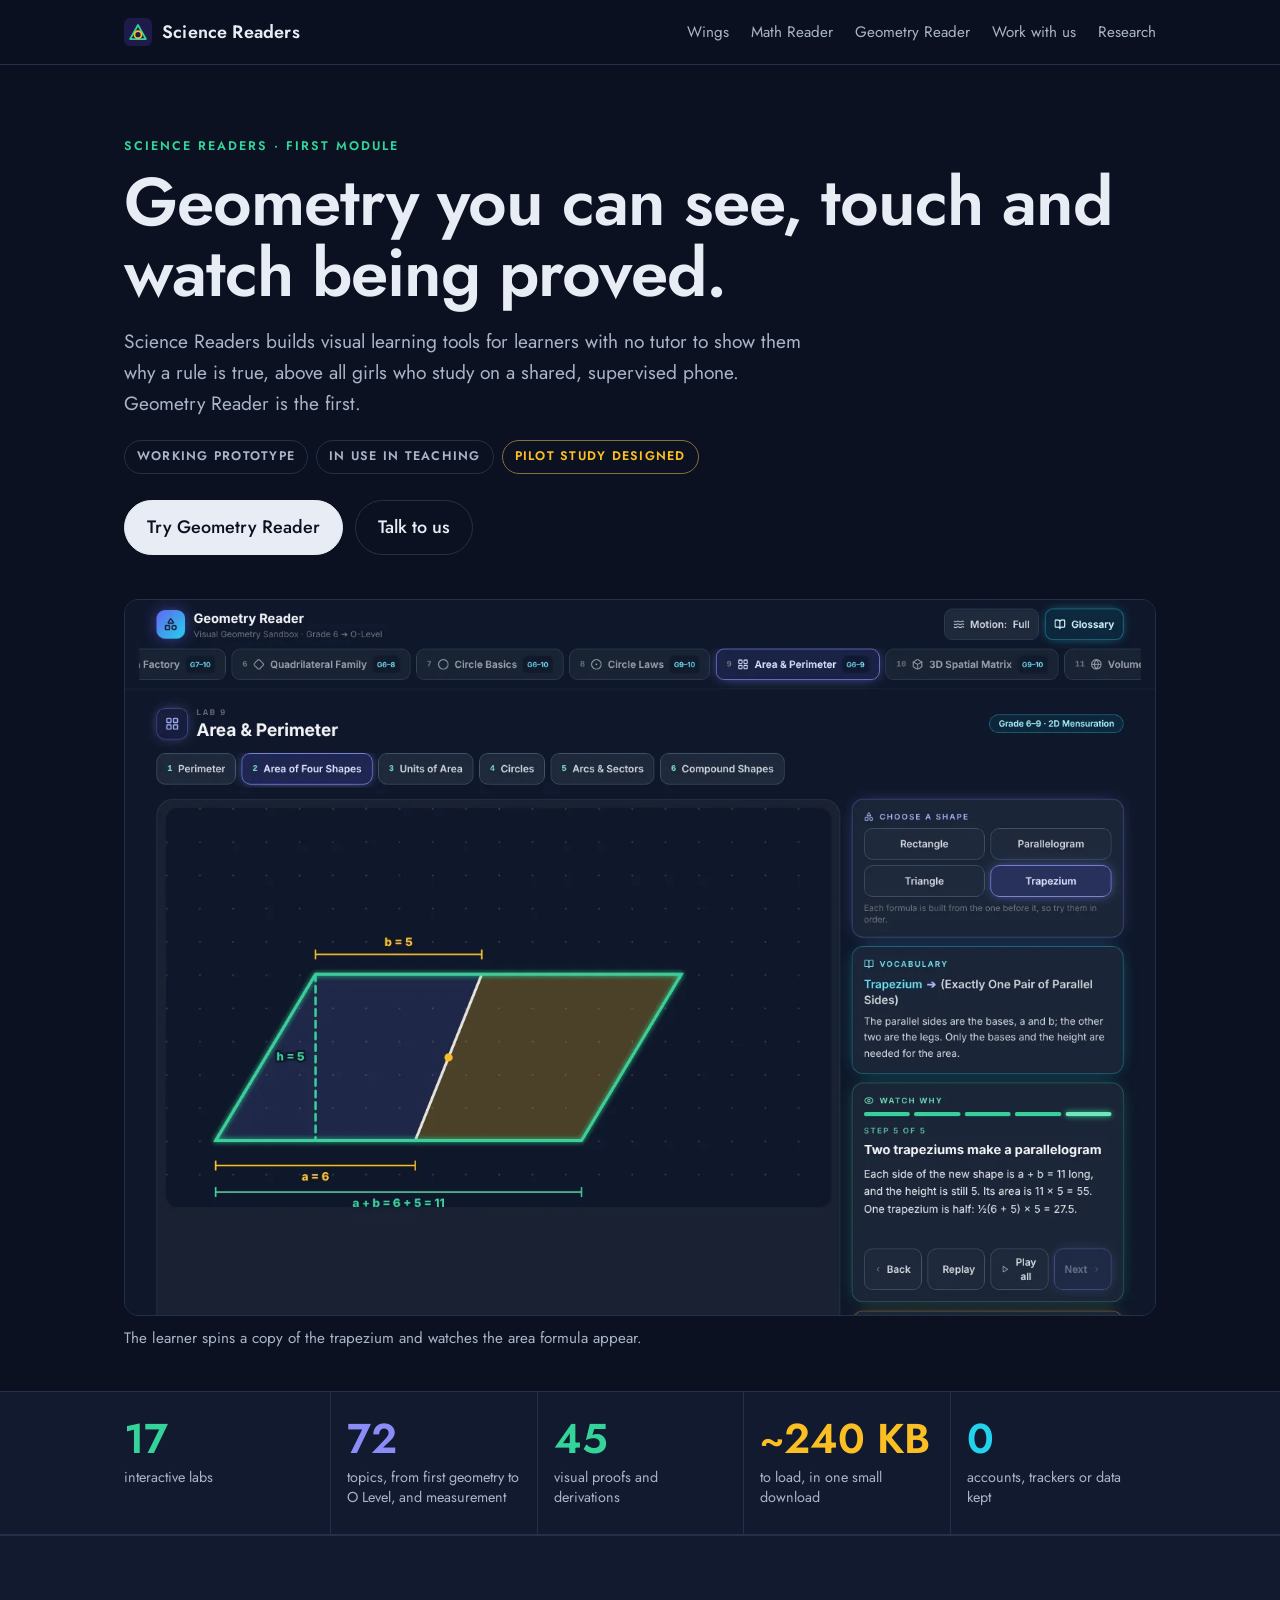
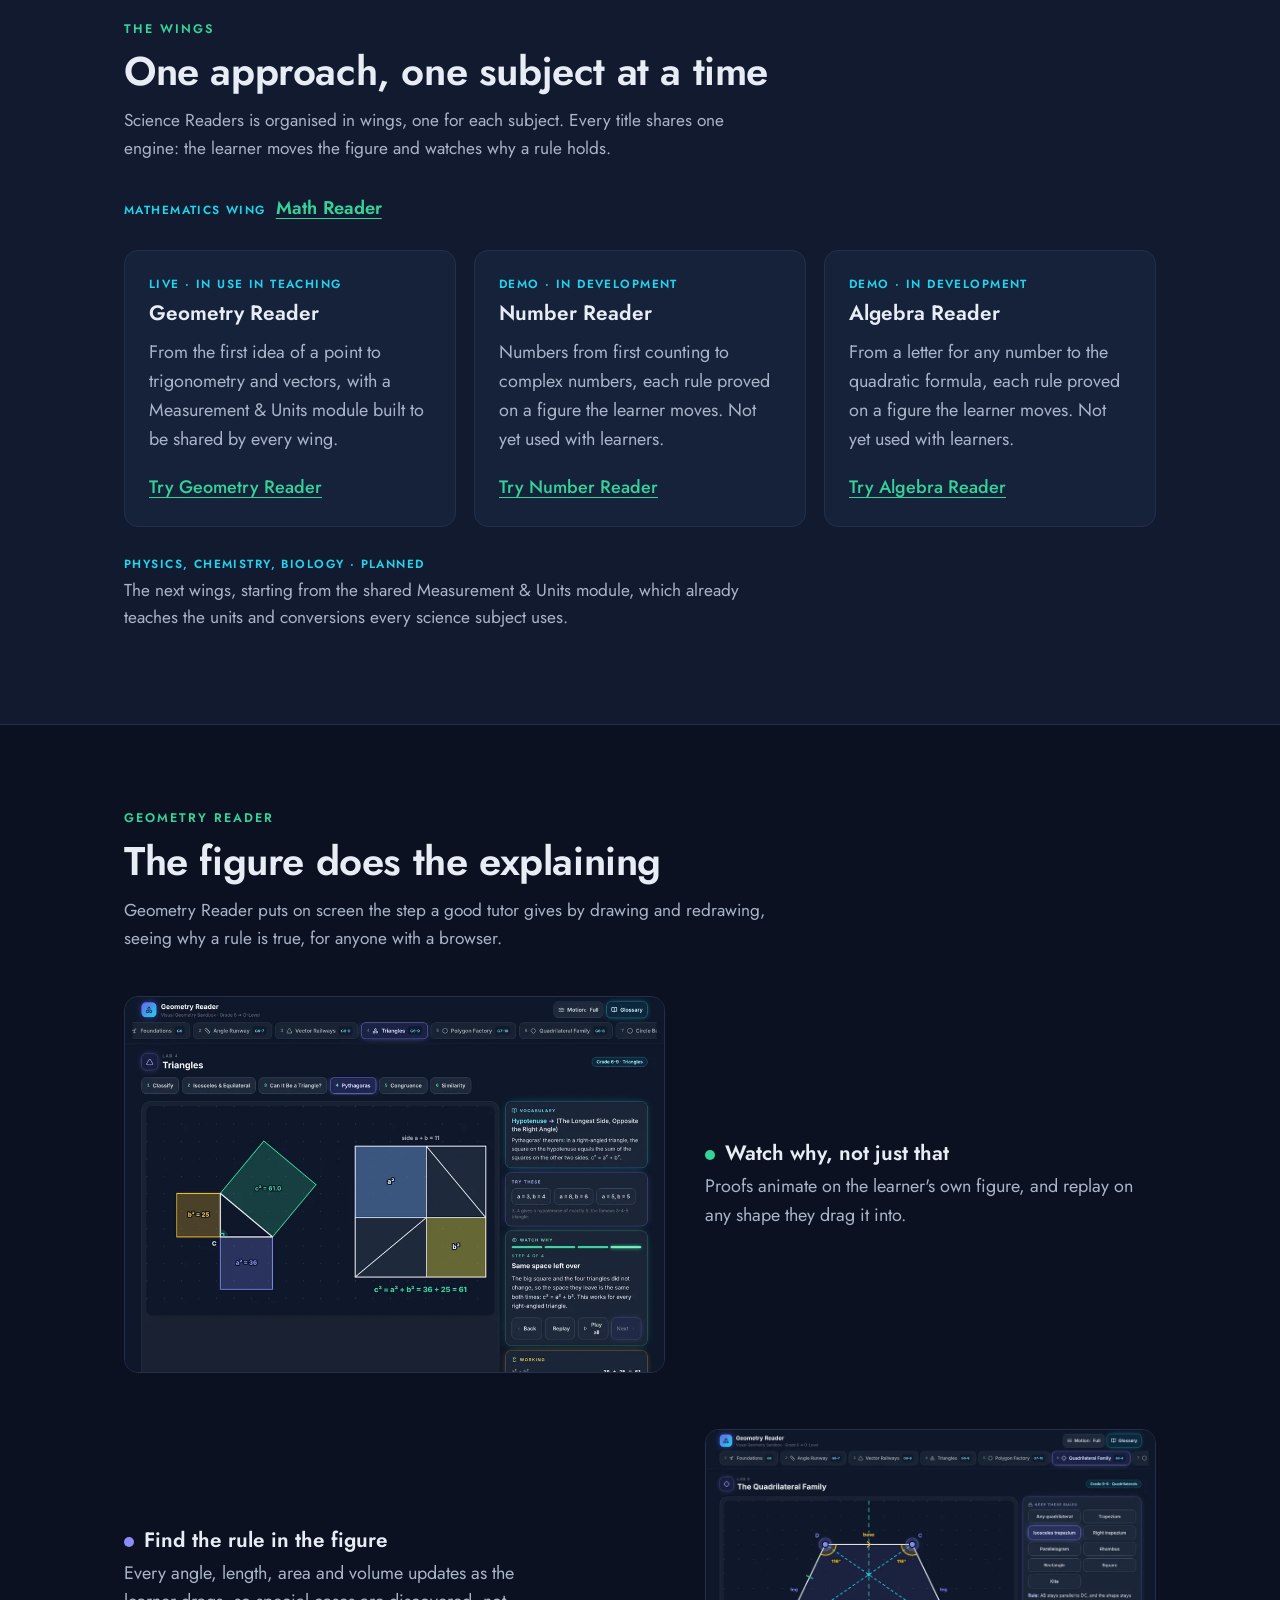
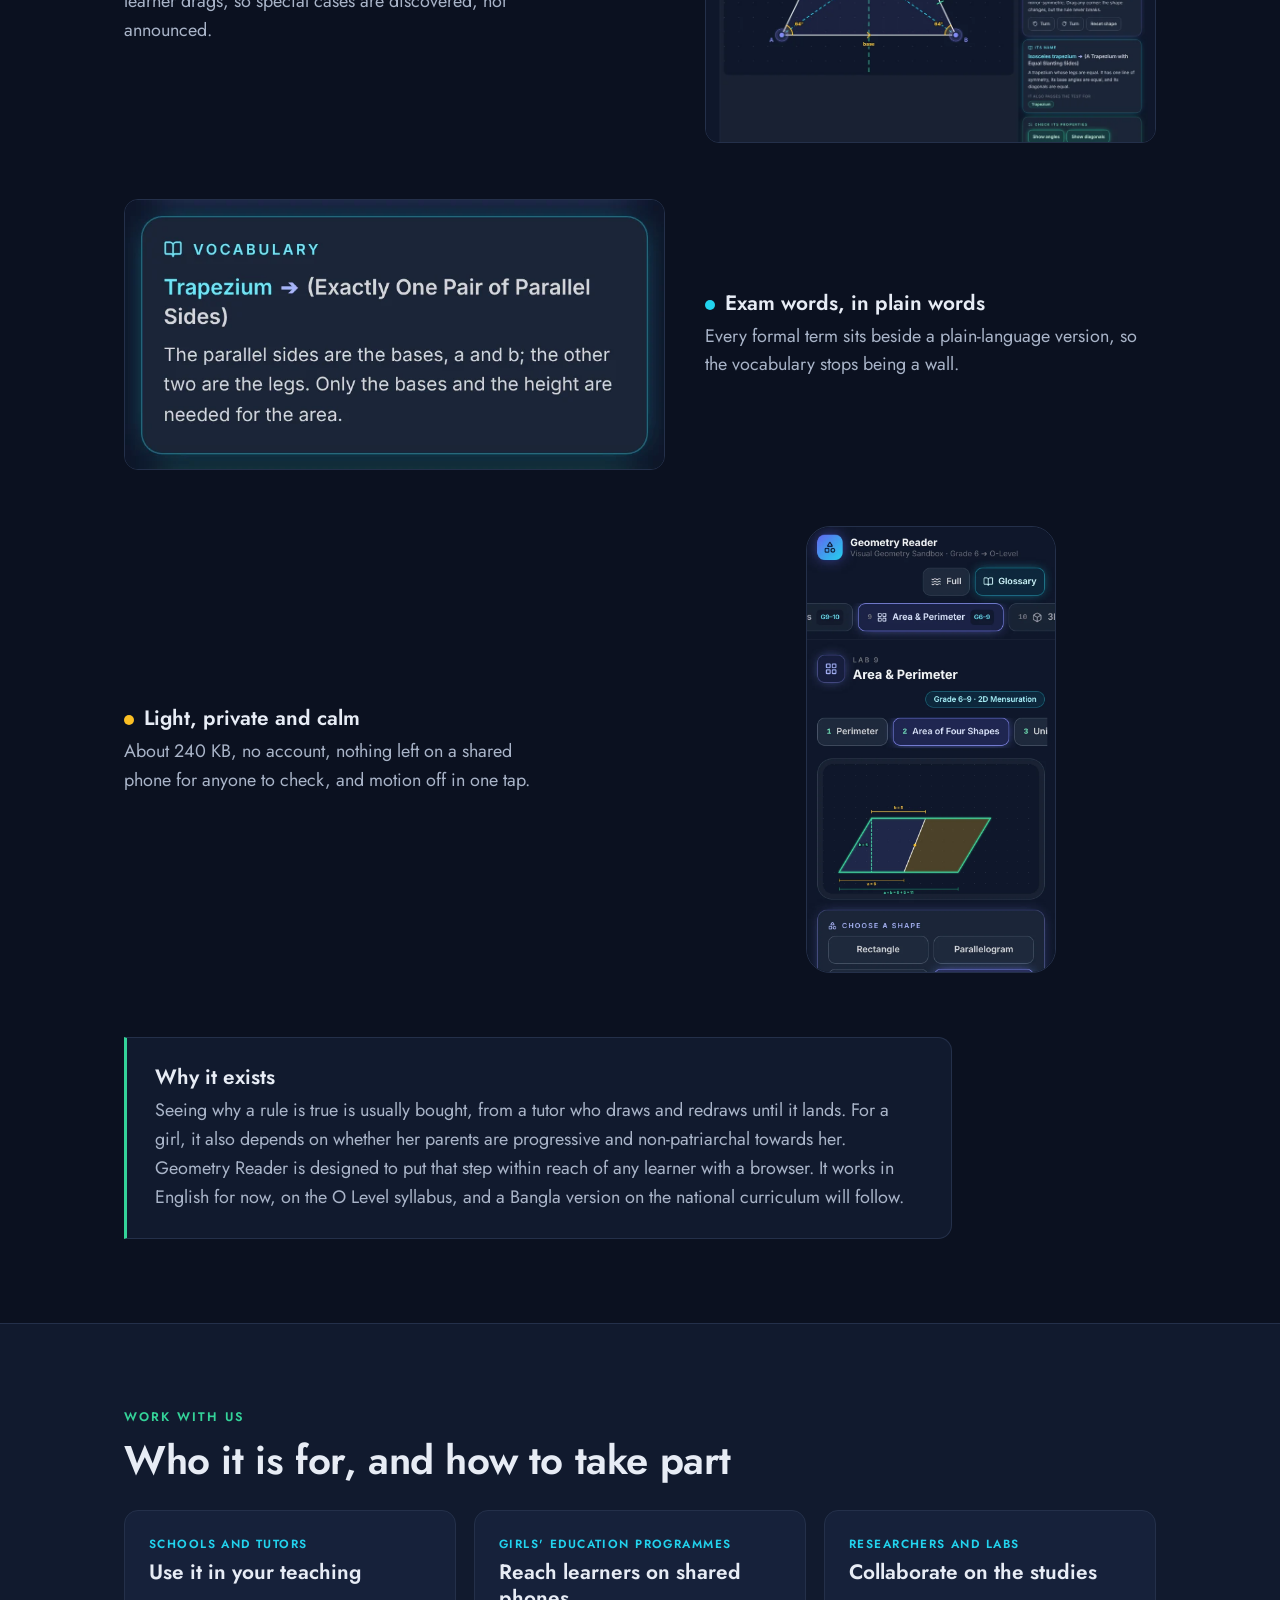
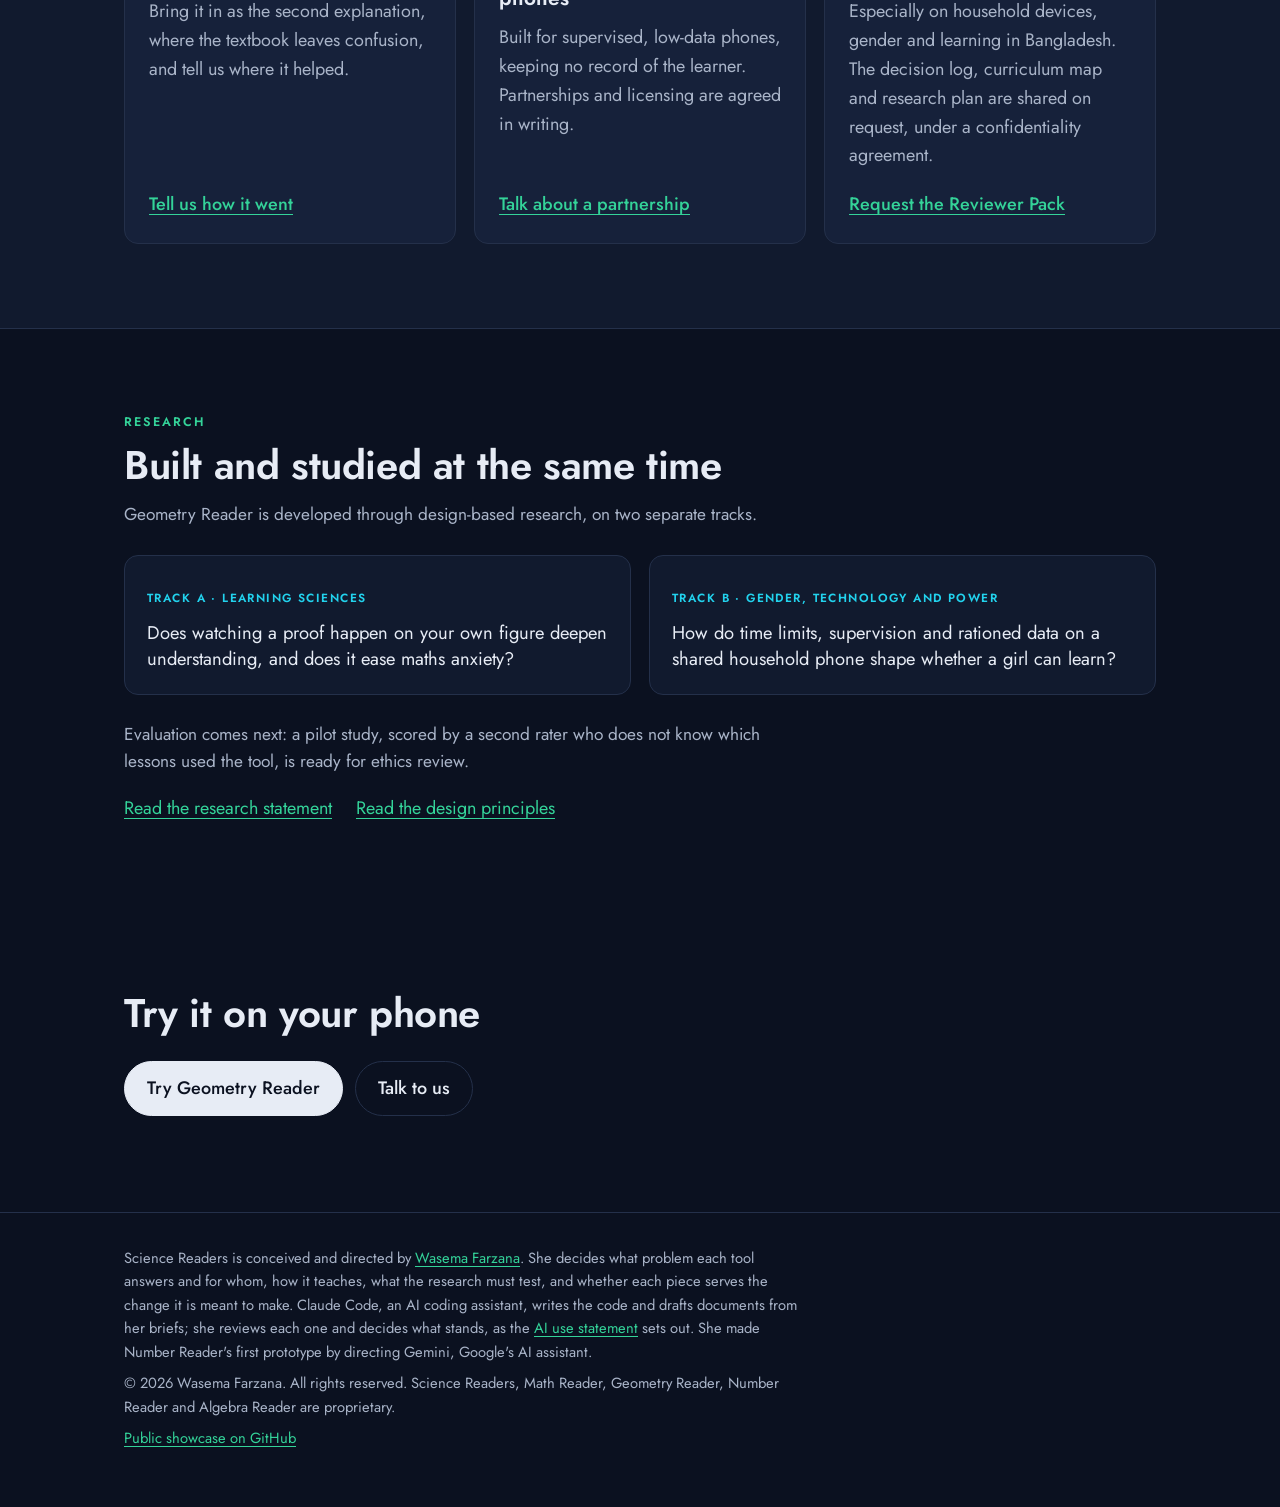
<file: index.html>
<!doctype html>
<html lang="en">
<head>
  <meta charset="utf-8">
  <meta name="viewport" content="width=device-width, initial-scale=1">
  <meta http-equiv="Content-Security-Policy" content="default-src 'self'; img-src 'self'; style-src 'self'; font-src 'self'; script-src 'none'; base-uri 'none'; form-action 'none'">
  <meta name="referrer" content="strict-origin-when-cross-origin">
  <title>Science Readers · Geometry Reader</title>
  <meta name="description" content="Science Readers builds visual learning tools for learners with no tutor to show them why, designed for shared, low-data phones. Its first module, Geometry Reader, has 17 labs, 72 topics and 45 visual proofs, with no account and no tracking.">
  <link rel="canonical" href="https://sciencereaders.github.io/">
  <meta property="og:type" content="website">
  <meta property="og:site_name" content="Science Readers">
  <meta property="og:title" content="Geometry Reader: geometry you can see, touch and watch being proved">
  <meta property="og:description" content="Visual geometry for learners with no tutor to show them why, built for shared, low-data phones. 17 labs, 72 topics, 45 visual proofs.">
  <meta property="og:url" content="https://sciencereaders.github.io/">
  <meta property="og:image" content="https://sciencereaders.github.io/images/og.png">
  <meta property="og:image:width" content="1200">
  <meta property="og:image:height" content="627">
  <meta name="twitter:card" content="summary_large_image">
  <link rel="icon" href="favicon.svg" type="image/svg+xml">
  <link rel="preload" href="fonts/jost-latin-wght-normal.woff2" as="font" type="font/woff2" crossorigin>
  <link rel="stylesheet" href="styles.css">
</head>
<body>
  <a class="skip" href="#main">Skip to content</a>

  <header class="bar">
    <div class="wrap bar-in">
      <a class="brand" href="./" aria-label="Science Readers home">
        <img src="favicon.svg" alt="" width="28" height="28">
        <span>Science Readers</span>
      </a>
      <nav aria-label="On this page">
        <a href="#wings">Wings</a>
        <a href="math/">Math Reader</a>
        <a href="#geometry-reader">Geometry Reader</a>
        <a href="#work-with-us">Work with us</a>
        <a href="#research">Research</a>
      </nav>
    </div>
  </header>

  <main id="main">
    <section class="hero">
      <div class="wrap">
        <p class="kicker">Science Readers · first module</p>
        <h1>Geometry you can see, touch and watch being proved.</h1>
        <p class="lede">Science Readers builds visual learning tools for learners with no tutor to show them why a rule is true, above all girls who study on a shared, supervised phone. Geometry Reader is the first.</p>
        <ul class="chips" aria-label="Status">
          <li>Working prototype</li>
          <li>In use in teaching</li>
          <li>Pilot study designed</li>
        </ul>
        <p class="actions">
          <a class="btn btn-main" href="https://sciencereaders.github.io/geometryreader/">Try Geometry Reader</a>
          <a class="btn" href="mailto:connect.wf@proton.me?subject=Science%20Readers">Talk to us</a>
        </p>
        <figure class="hero-fig">
          <img src="images/trapezium.webp" width="1440" height="1000" alt="A trapezium and its spun copy make a parallelogram, showing why the area is half of (a + b) times h">
          <figcaption>The learner spins a copy of the trapezium and watches the area formula appear.</figcaption>
        </figure>
      </div>
    </section>

    <section class="stats-band" aria-label="Geometry Reader in numbers">
      <div class="wrap">
        <ul class="stats">
          <li><b class="c-mint">17</b><span>interactive labs</span></li>
          <li><b class="c-indigo">72</b><span>topics, from first geometry to O Level, and measurement</span></li>
          <li><b class="c-mint">45</b><span>visual proofs and derivations</span></li>
          <li><b class="c-amber">~240 KB</b><span>to load, in one small download</span></li>
          <li><b class="c-cyan">0</b><span>accounts, trackers or data kept</span></li>
        </ul>
      </div>
    </section>

    <section id="wings" class="sec sec-alt">
    <div class="wrap">
      <p class="kicker">The wings</p>
      <h2>One approach, one subject at a time</h2>
      <p class="intro">Science Readers is organised in wings, one for each subject. Every title shares one engine: the learner moves the figure and watches why a rule holds.</p>
      <p class="wing-title"><span class="card-k">Mathematics wing</span><a href="math/">Math Reader</a></p>
      <ul class="cards">
        <li>
          <p class="card-k">Live · in use in teaching</p>
          <h3>Geometry Reader</h3>
          <p>From the first idea of a point to trigonometry and vectors, with a Measurement &amp; Units module built to be shared by every wing.</p>
          <a href="https://sciencereaders.github.io/geometryreader/">Try Geometry Reader</a>
        </li>
        <li>
          <p class="card-k">Demo · in development</p>
          <h3>Number Reader</h3>
          <p>Numbers from first counting to complex numbers, each rule proved on a figure the learner moves. Not yet used with learners.</p>
          <a href="math/number/">Try Number Reader</a>
        </li>
        <li>
          <p class="card-k">Demo · in development</p>
          <h3>Algebra Reader</h3>
          <p>From a letter for any number to the quadratic formula, each rule proved on a figure the learner moves. Not yet used with learners.</p>
          <a href="math/algebra/">Try Algebra Reader</a>
        </li>
      </ul>
      <p class="intro wing-next"><span class="card-k">Physics, Chemistry, Biology · planned</span><br>The next wings, starting from the shared Measurement &amp; Units module, which already teaches the units and conversions every science subject uses.</p>
    </div>
  </section>

  <section id="geometry-reader" class="sec">
      <div class="wrap">
        <p class="kicker">Geometry Reader</p>
        <h2>The figure does the explaining</h2>
        <p class="intro">Geometry Reader puts on screen the step a good tutor gives by drawing and redrawing, seeing why a rule is true, for anyone with a browser.</p>
        <ul class="rows">
          <li>
            <img src="images/pythagoras.webp" width="960" height="667" alt="Pythagoras' theorem proved by rearranging four triangles" loading="lazy">
            <div><h3><span class="dot c-mint" aria-hidden="true"></span>Watch why, not just that</h3><p>Proofs animate on the learner's own figure, and replay on any shape they drag it into.</p></div>
          </li>
          <li>
            <img src="images/quadrilaterals.webp" width="960" height="667" alt="An isosceles trapezium with its bases, legs, equal diagonals and line of symmetry marked, keeping its rules as it is stretched" loading="lazy">
            <div><h3><span class="dot c-indigo" aria-hidden="true"></span>Find the rule in the figure</h3><p>Every angle, length, area and volume updates as the learner drags, so special cases are discovered, not announced.</p></div>
          </li>
          <li>
            <img src="images/vocabulary.webp" width="808" height="404" alt="A vocabulary card: Trapezium, exactly one pair of parallel sides, with a plain explanation of bases and legs" loading="lazy">
            <div><h3><span class="dot c-cyan" aria-hidden="true"></span>Exam words, in plain words</h3><p>Every formal term sits beside a plain-language version, so the vocabulary stops being a wall.</p></div>
          </li>
          <li class="row-phone">
            <img src="images/phone.webp" width="780" height="1400" alt="Geometry Reader on a phone screen" loading="lazy">
            <div><h3><span class="dot c-amber" aria-hidden="true"></span>Light, private and calm</h3><p>About 240 KB, no account, nothing left on a shared phone for anyone to check, and motion off in one tap.</p></div>
          </li>
        </ul>
        <div class="why">
          <h3>Why it exists</h3>
          <p>Seeing why a rule is true is usually bought, from a tutor who draws and redraws until it lands. For a girl, it also depends on whether her parents are progressive and non-patriarchal towards her. Geometry Reader is designed to put that step within reach of any learner with a browser. It works in English for now, on the O Level syllabus, and a Bangla version on the national curriculum will follow.</p>
        </div>
      </div>
    </section>

    <section id="work-with-us" class="sec sec-alt">
      <div class="wrap">
        <p class="kicker">Work with us</p>
        <h2>Who it is for, and how to take part</h2>
        <ul class="cards">
          <li>
            <p class="card-k">Schools and tutors</p>
            <h3>Use it in your teaching</h3>
            <p>Bring it in as the second explanation, where the textbook leaves confusion, and tell us where it helped.</p>
            <a href="mailto:connect.wf@proton.me?subject=Geometry%20Reader%20in%20teaching">Tell us how it went</a>
          </li>
          <li>
            <p class="card-k">Girls' education programmes</p>
            <h3>Reach learners on shared phones</h3>
            <p>Built for supervised, low-data phones, keeping no record of the learner. Partnerships and licensing are agreed in writing.</p>
            <a href="mailto:connect.wf@proton.me?subject=Geometry%20Reader%20partnership">Talk about a partnership</a>
          </li>
          <li>
            <p class="card-k">Researchers and labs</p>
            <h3>Collaborate on the studies</h3>
            <p>Especially on household devices, gender and learning in Bangladesh. The decision log, curriculum map and research plan are shared on request, under a confidentiality agreement.</p>
            <a href="mailto:connect.wf@proton.me?subject=Geometry%20Reader%3A%20Reviewer%20Pack">Request the Reviewer Pack</a>
          </li>
        </ul>
      </div>
    </section>

    <section id="research" class="sec">
      <div class="wrap">
        <p class="kicker">Research</p>
        <h2>Built and studied at the same time</h2>
        <p class="intro">Geometry Reader is developed through design-based research, on two separate tracks.</p>
        <div class="tracks">
          <div><p class="card-k">Track A · learning sciences</p><p class="q">Does watching a proof happen on your own figure deepen understanding, and does it ease maths anxiety?</p></div>
          <div><p class="card-k">Track B · gender, technology and power</p><p class="q">How do time limits, supervision and rationed data on a shared household phone shape whether a girl can learn?</p></div>
        </div>
        <p class="intro">Evaluation comes next: a pilot study, scored by a second rater who does not know which lessons used the tool, is ready for ethics review.</p>
        <p class="links"><a href="https://github.com/sciencereaders/geometryreader/blob/main/RESEARCH.md">Read the research statement</a><a href="https://github.com/sciencereaders/geometryreader/blob/main/DECISIONS.md">Read the design principles</a></p>
      </div>
    </section>

    <section class="sec end">
      <div class="wrap">
        <h2>Try it on your phone</h2>
        <p class="actions">
          <a class="btn btn-main" href="https://sciencereaders.github.io/geometryreader/">Try Geometry Reader</a>
          <a class="btn" href="mailto:connect.wf@proton.me?subject=Science%20Readers">Talk to us</a>
        </p>
      </div>
    </section>
  </main>

  <footer class="foot">
    <div class="wrap foot-in">
      <p>Science Readers is conceived and directed by <a href="https://wasemafarzana.com/">Wasema Farzana</a>. She decides what problem each tool answers and for whom, how it teaches, what the research must test, and whether each piece serves the change it is meant to make. Claude Code, an AI coding assistant, writes the code and drafts documents from her briefs; she reviews each one and decides what stands, as the <a href="https://github.com/sciencereaders/geometryreader/blob/main/AI_USE.md">AI use statement</a> sets out. She made Number Reader's first prototype by directing Gemini, Google's AI assistant.</p>
      <p>© 2026 Wasema Farzana. All rights reserved. Science Readers, Math Reader, Geometry Reader, Number Reader and Algebra Reader are proprietary.</p>
      <p><a href="https://github.com/sciencereaders/geometryreader">Public showcase on GitHub</a></p>
    </div>
  </footer>
</body>
</html>
</file>
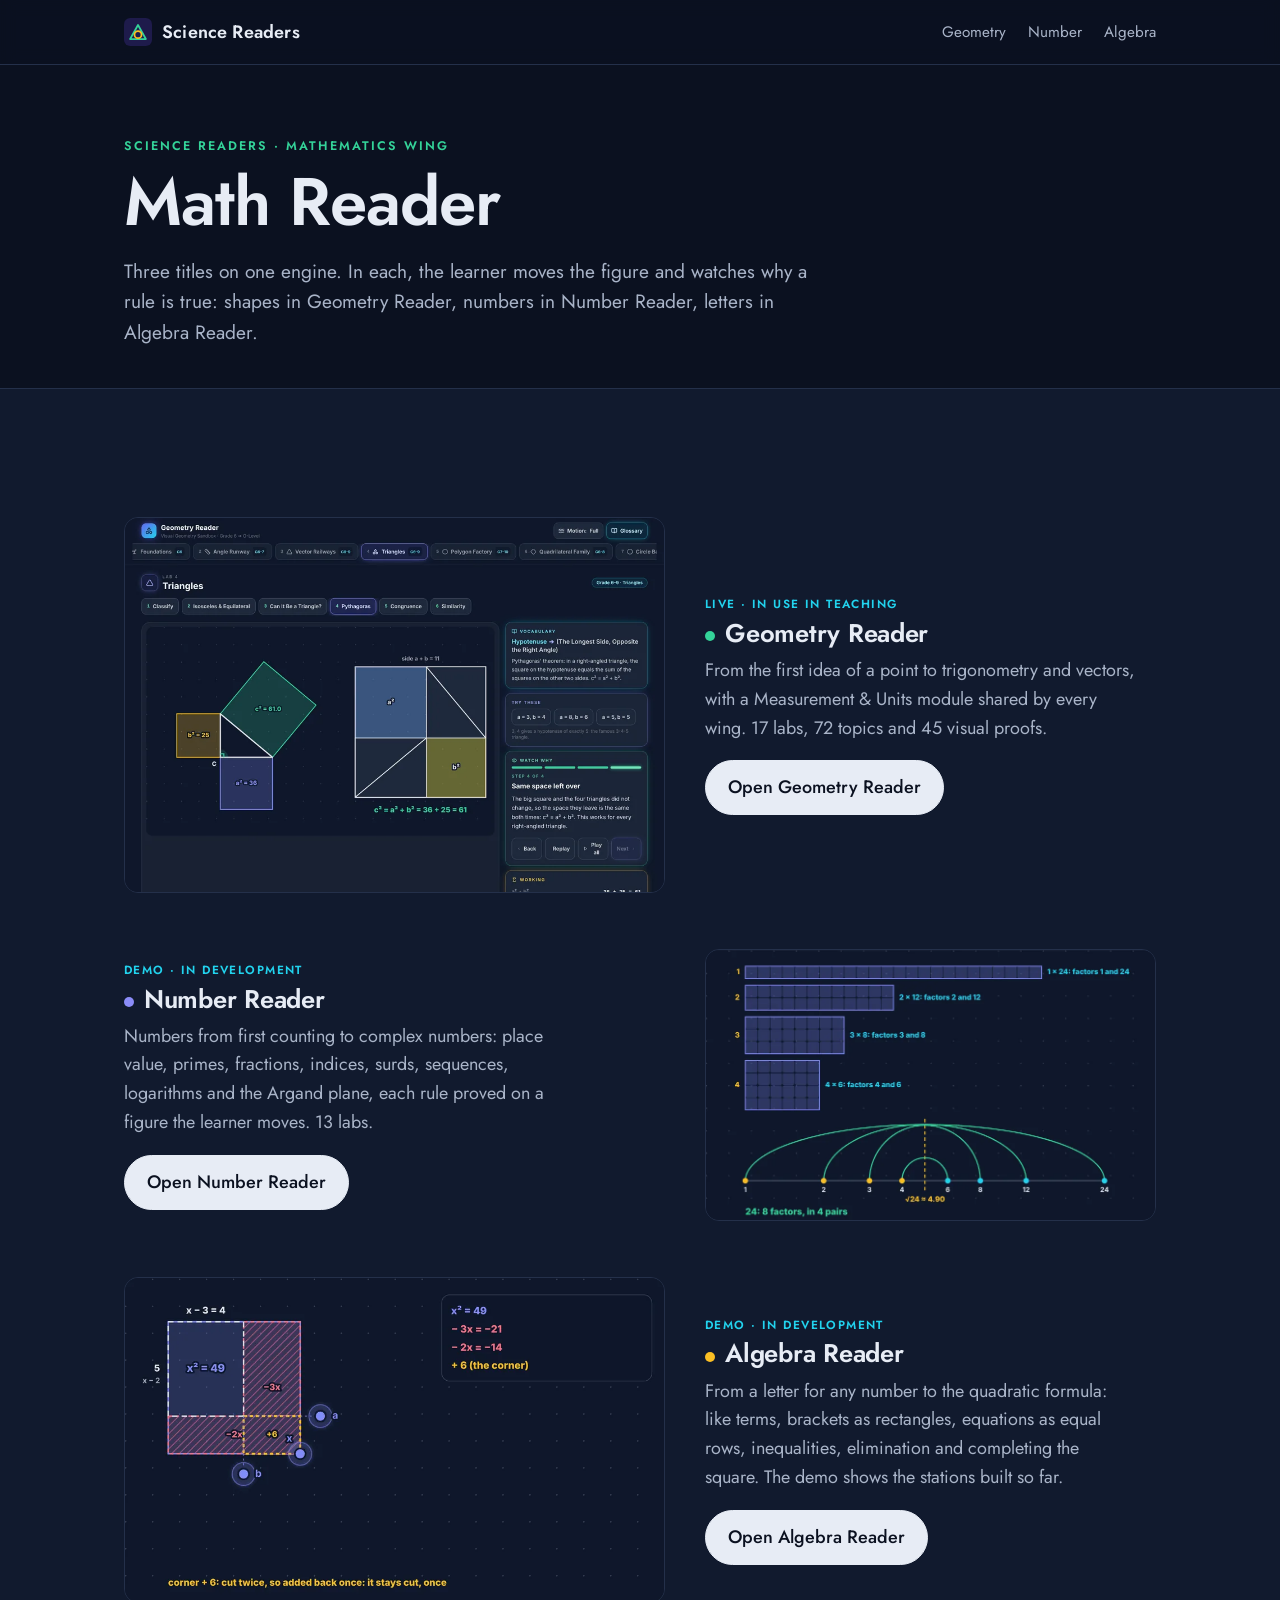
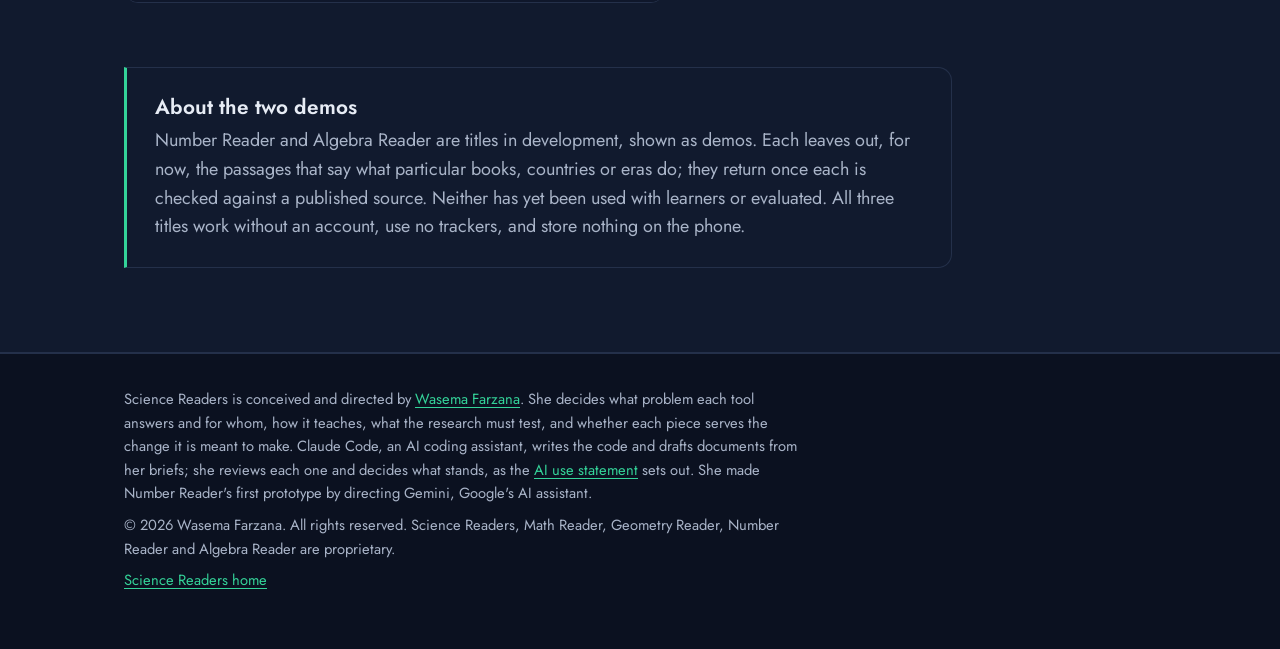
<file: math/index.html>
<!doctype html>
<html lang="en">
<head>
  <meta charset="utf-8">
  <meta name="viewport" content="width=device-width, initial-scale=1">
  <meta http-equiv="Content-Security-Policy" content="default-src 'self'; img-src 'self'; style-src 'self'; font-src 'self'; script-src 'none'; base-uri 'none'; form-action 'none'">
  <meta name="referrer" content="strict-origin-when-cross-origin">
  <title>Math Reader · Science Readers</title>
  <meta name="description" content="Math Reader, the Mathematics wing of Science Readers: Geometry Reader, Number Reader and Algebra Reader, where the learner moves the figure and watches why a rule is true.">
  <link rel="canonical" href="https://sciencereaders.github.io/math/">
  <link rel="icon" href="../favicon.svg" type="image/svg+xml">
  <link rel="preload" href="../fonts/jost-latin-wght-normal.woff2" as="font" type="font/woff2" crossorigin>
  <link rel="stylesheet" href="../styles.css">
</head>
<body>
  <a class="skip" href="#main">Skip to content</a>

  <header class="bar">
    <div class="wrap bar-in">
      <a class="brand" href="../" aria-label="Science Readers home">
        <img src="../favicon.svg" alt="" width="28" height="28">
        <span>Science Readers</span>
      </a>
      <nav aria-label="Math Reader titles">
        <a href="#geometry">Geometry</a>
        <a href="#number">Number</a>
        <a href="#algebra">Algebra</a>
      </nav>
    </div>
  </header>

  <main id="main">
    <section class="hero">
      <div class="wrap">
        <p class="kicker">Science Readers · Mathematics wing</p>
        <h1>Math Reader</h1>
        <p class="lede">Three titles on one engine. In each, the learner moves the figure and watches why a rule is true: shapes in Geometry Reader, numbers in Number Reader, letters in Algebra Reader.</p>
      </div>
    </section>

    <section class="sec sec-alt">
      <div class="wrap">
        <ul class="rows">
          <li id="geometry">
            <img src="../images/pythagoras.webp" width="960" height="667" alt="Pythagoras' theorem proved by rearranging four triangles" loading="lazy">
            <div>
              <p class="card-k">Live · in use in teaching</p>
              <h2 class="row-h"><span class="dot c-mint" aria-hidden="true"></span>Geometry Reader</h2>
              <p>From the first idea of a point to trigonometry and vectors, with a Measurement &amp; Units module shared by every wing. 17 labs, 72 topics and 45 visual proofs.</p>
              <p class="actions"><a class="btn btn-main" href="https://sciencereaders.github.io/geometryreader/">Open Geometry Reader</a></p>
            </div>
          </li>
          <li id="number">
            <img src="../images/number-factors.webp" width="930" height="559" alt="The factors of 24 as rectangles, then paired as mirror images across the square root of 24 on a multiplication ruler" loading="lazy">
            <div>
              <p class="card-k">Demo · in development</p>
              <h2 class="row-h"><span class="dot c-indigo" aria-hidden="true"></span>Number Reader</h2>
              <p>Numbers from first counting to complex numbers: place value, primes, fractions, indices, surds, sequences, logarithms and the Argand plane, each rule proved on a figure the learner moves. 13 labs.</p>
              <p class="actions"><a class="btn btn-main" href="number/">Open Number Reader</a></p>
            </div>
          </li>
          <li id="algebra">
            <img src="../images/algebra-brackets.webp" width="960" height="577" alt="(x − 2)(x − 3) as a rectangle: both strips are cut away, so the corner is cut twice and added back once" loading="lazy">
            <div>
              <p class="card-k">Demo · in development</p>
              <h2 class="row-h"><span class="dot c-amber" aria-hidden="true"></span>Algebra Reader</h2>
              <p>From a letter for any number to the quadratic formula: like terms, brackets as rectangles, equations as equal rows, inequalities, elimination and completing the square. The demo shows the stations built so far.</p>
              <p class="actions"><a class="btn btn-main" href="algebra/">Open Algebra Reader</a></p>
            </div>
          </li>
        </ul>
        <div class="why">
          <h3>About the two demos</h3>
          <p>Number Reader and Algebra Reader are titles in development, shown as demos. Each leaves out, for now, the passages that say what particular books, countries or eras do; they return once each is checked against a published source. Neither has yet been used with learners or evaluated. All three titles work without an account, use no trackers, and store nothing on the phone.</p>
        </div>
      </div>
    </section>
  </main>

  <footer class="foot">
    <div class="wrap foot-in">
      <p>Science Readers is conceived and directed by <a href="https://wasemafarzana.com/">Wasema Farzana</a>. She decides what problem each tool answers and for whom, how it teaches, what the research must test, and whether each piece serves the change it is meant to make. Claude Code, an AI coding assistant, writes the code and drafts documents from her briefs; she reviews each one and decides what stands, as the <a href="https://github.com/sciencereaders/geometryreader/blob/main/AI_USE.md">AI use statement</a> sets out. She made Number Reader's first prototype by directing Gemini, Google's AI assistant.</p>
      <p>© 2026 Wasema Farzana. All rights reserved. Science Readers, Math Reader, Geometry Reader, Number Reader and Algebra Reader are proprietary.</p>
      <p><a href="../">Science Readers home</a></p>
    </div>
  </footer>
</body>
</html>
</file>
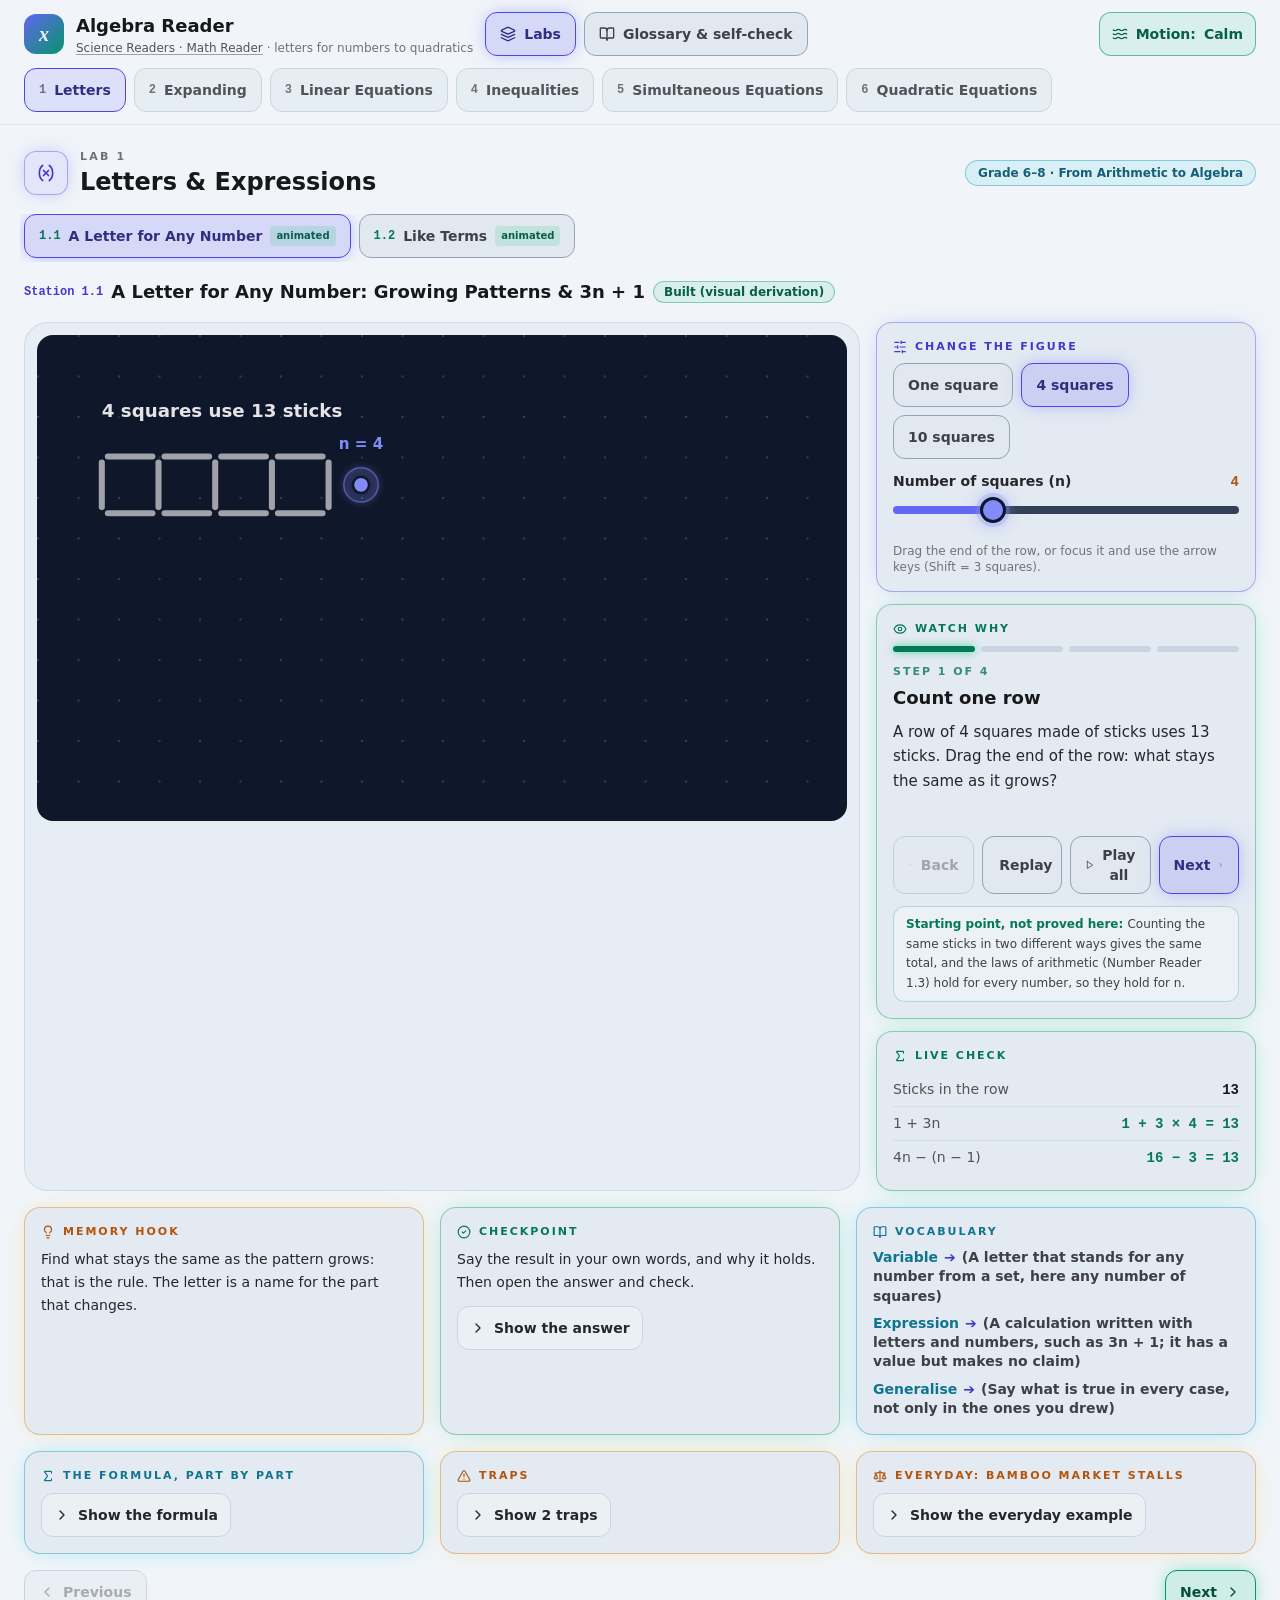
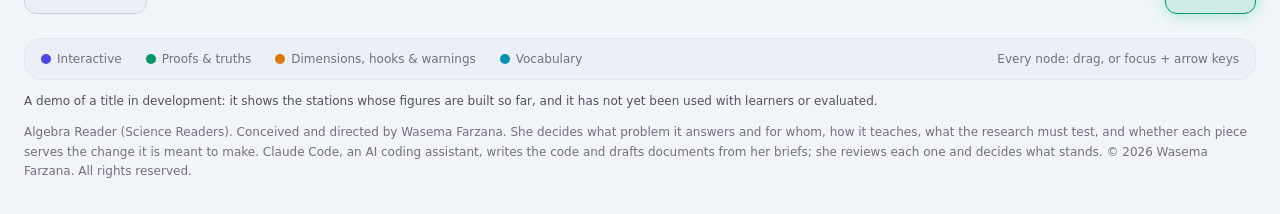
<file: math/algebra/index.html>
<!doctype html>
<html lang="en">
  <head>
    <meta charset="UTF-8" />
    <meta name="viewport" content="width=device-width, initial-scale=1.0" />
    <meta http-equiv="Content-Security-Policy" content="default-src 'self'; script-src 'self'; style-src 'self' 'unsafe-inline'; img-src 'self' data:; font-src 'self'; connect-src 'none'; base-uri 'none'; form-action 'none'" />
    <meta name="referrer" content="strict-origin-when-cross-origin" />
    <meta name="description" content="Algebra from a letter for any number to the quadratic formula, each rule proved on a figure the learner moves. A Science Readers title." />
    <title>Algebra Reader</title>
    <script type="module" crossorigin src="./assets/index-sUxijjec.js"></script>
    <link rel="stylesheet" crossorigin href="./assets/index-m2rCdF_3.css">
  </head>
  <body class="bg-slate-900">
    <div id="root"></div>
  </body>
</html>
</file>
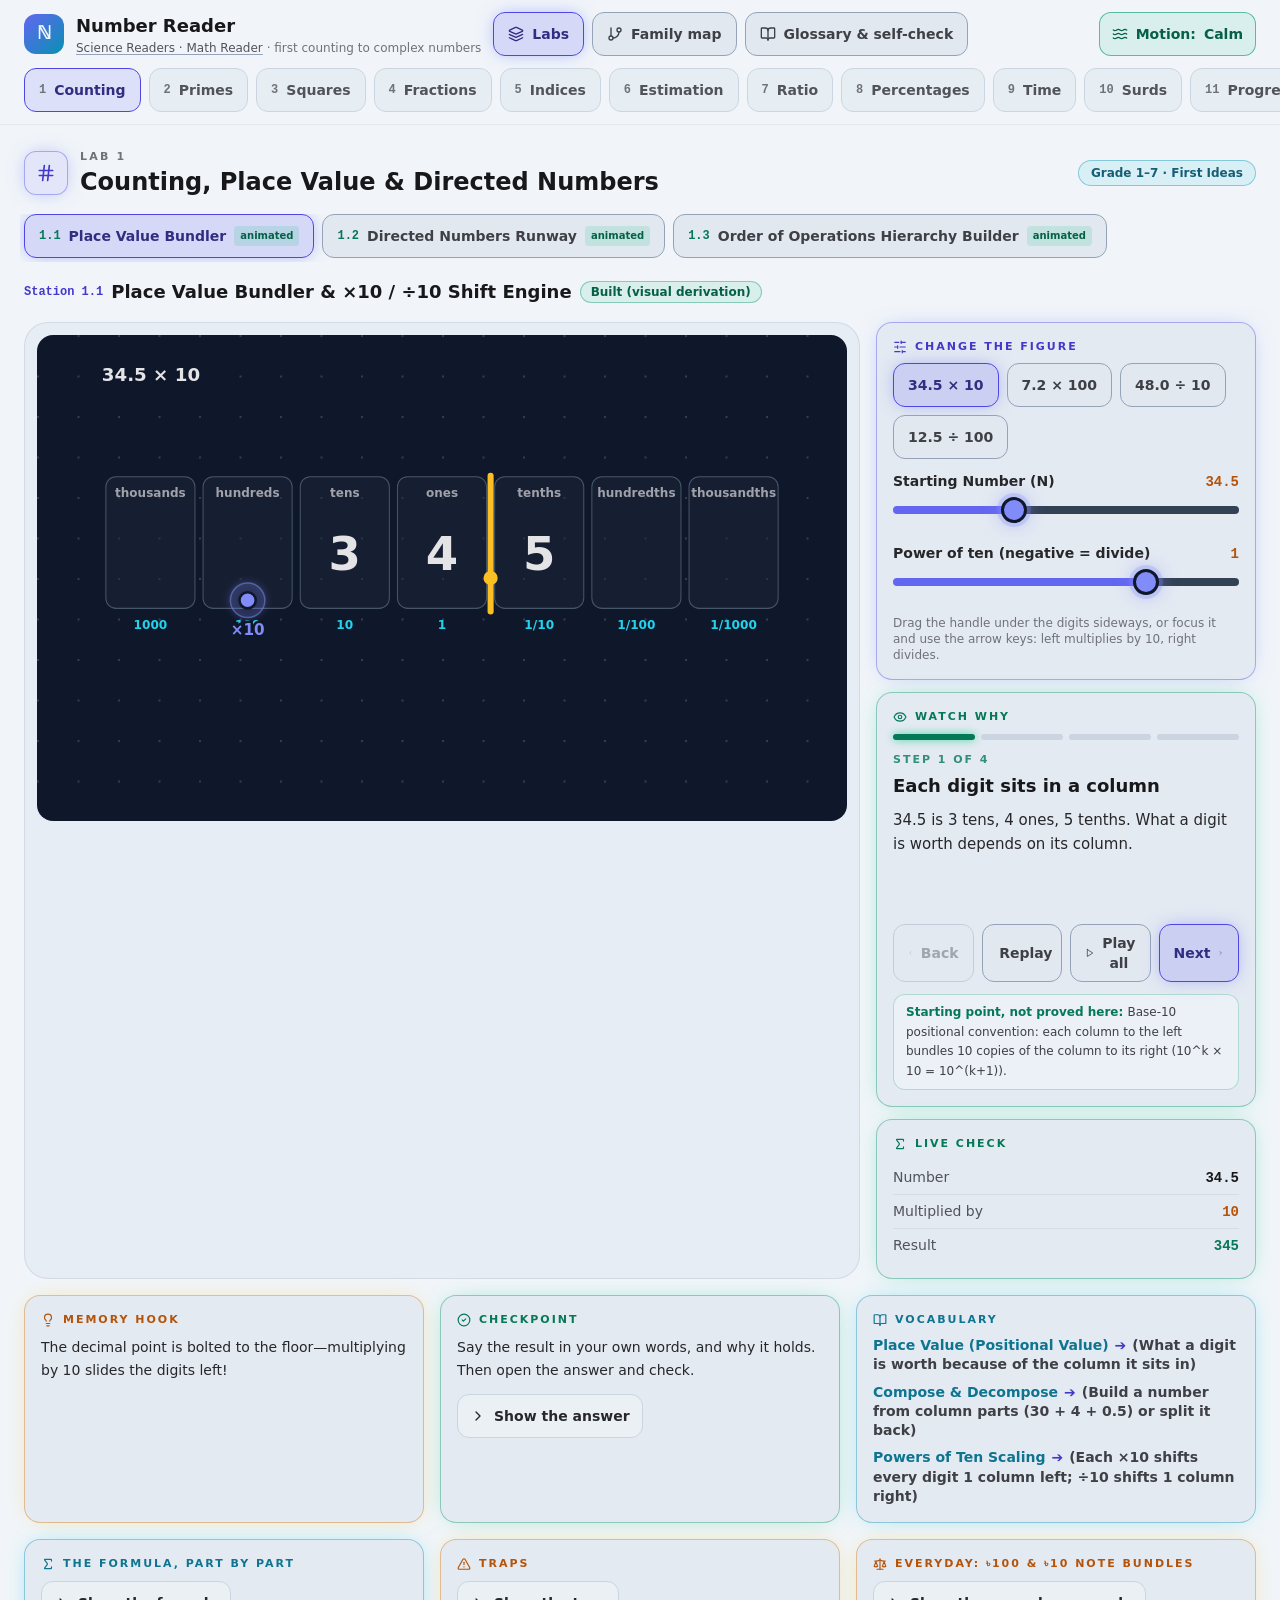
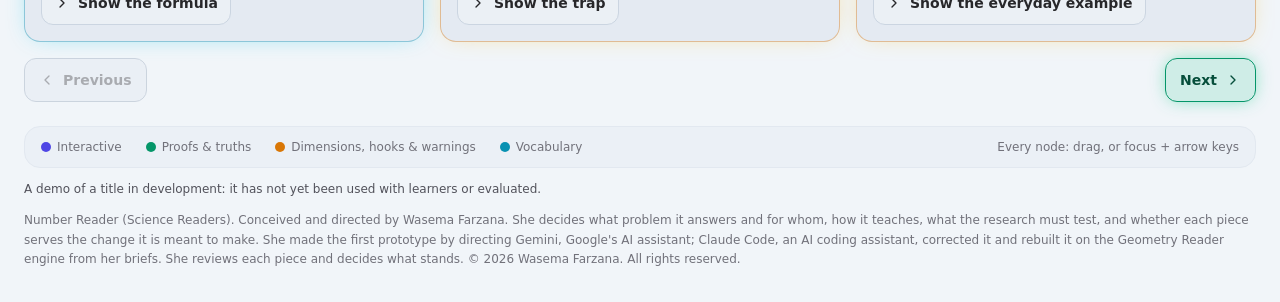
<file: math/number/index.html>
<!doctype html>
<html lang="en">
  <head>
    <meta charset="UTF-8" />
    <meta name="viewport" content="width=device-width, initial-scale=1.0" />
    <meta http-equiv="Content-Security-Policy" content="default-src 'self'; script-src 'self'; style-src 'self' 'unsafe-inline'; img-src 'self' data:; font-src 'self'; connect-src 'none'; base-uri 'none'; form-action 'none'" />
    <meta name="referrer" content="strict-origin-when-cross-origin" />
    <meta name="description" content="Numbers from first counting to complex numbers, each rule proved on a figure the learner moves. A Science Readers title." />
    <title>Number Reader</title>
    <script type="module" crossorigin src="./assets/index-BS_vFxoc.js"></script>
    <link rel="stylesheet" crossorigin href="./assets/index-B5cXbzT0.css">
  </head>
  <body class="bg-slate-900">
    <div id="root"></div>
  </body>
</html>
</file>
<file: styles.css>
/* Science Readers · one page, no scripts, self-hosted Jost. Colours follow Geometry Reader's own meanings:
   indigo = what you can move, mint = proofs and truths, amber = measurements, cyan = vocabulary. */
@font-face { font-family: "Jost"; src: url("fonts/jost-latin-wght-normal.woff2") format("woff2"); font-weight: 100 900; font-display: swap; }
:root {
  --bg: #0b1120; --panel: #111a2e; --panel-2: #16213a; --line: #24304a; --ink: #e7ecf5; --soft: #a9b4c8;
  --indigo: #8b8cf8; --mint: #34d399; --amber: #fbbf24; --cyan: #22d3ee; --btn: #e7ecf5; --btn-ink: #0b1120;
}
* { box-sizing: border-box; }
html { scroll-behavior: smooth; scroll-padding-top: 80px; }
@media (prefers-reduced-motion: reduce) { html { scroll-behavior: auto; } }
body { margin: 0; background: var(--bg); color: var(--ink); font-family: "Jost", system-ui, sans-serif; font-size: 18px; line-height: 1.6; -webkit-font-smoothing: antialiased; }
a { color: var(--mint); text-underline-offset: .2em; }
:focus-visible { outline: 2px solid var(--cyan); outline-offset: 3px; border-radius: 4px; }
.wrap { max-width: 1080px; margin: 0 auto; padding: 0 24px; }
.skip { position: absolute; left: -999px; top: 8px; background: var(--btn); color: var(--btn-ink); padding: 8px 14px; border-radius: 8px; }
.skip:focus { left: 8px; z-index: 50; }

.bar { position: sticky; top: 0; z-index: 20; background: color-mix(in srgb, var(--bg) 88%, transparent); backdrop-filter: blur(8px); border-bottom: 1px solid var(--line); }
.bar-in { display: flex; align-items: center; gap: 24px; min-height: 64px; }
.brand { display: inline-flex; align-items: center; gap: 10px; color: var(--ink); text-decoration: none; font-weight: 600; letter-spacing: .01em; margin-right: auto; }
.bar nav { display: flex; gap: 22px; }
.bar nav a { color: var(--soft); text-decoration: none; font-size: .95rem; }
.bar nav a:hover { color: var(--ink); }

.kicker { margin: 0 0 10px; font-size: .78rem; font-weight: 600; letter-spacing: .16em; text-transform: uppercase; color: var(--mint); }
h1 { margin: 0; font-weight: 600; font-size: clamp(2.4rem, 5.6vw, 4.2rem); line-height: 1.05; letter-spacing: -.015em; max-width: 15em; }
h2 { margin: 0 0 14px; font-weight: 600; font-size: clamp(1.8rem, 3.4vw, 2.5rem); line-height: 1.1; letter-spacing: -.01em; }
h3 { margin: 0 0 6px; font-weight: 600; font-size: 1.3rem; line-height: 1.25; }
.hero { padding: 72px 0 40px; }
.lede { margin: 18px 0 0; font-size: 1.2rem; color: var(--soft); max-width: 36em; }
.chips { list-style: none; margin: 22px 0 0; padding: 0; display: flex; flex-wrap: wrap; gap: 8px; }
.chips li { font-size: .78rem; font-weight: 600; letter-spacing: .1em; text-transform: uppercase; color: var(--soft); border: 1px solid var(--line); border-radius: 999px; padding: 6px 12px; }
.chips li:last-child { color: var(--amber); border-color: color-mix(in srgb, var(--amber) 45%, var(--line)); }
.actions { display: flex; flex-wrap: wrap; gap: 12px; margin: 26px 0 0; }
.btn { display: inline-block; text-decoration: none; color: var(--ink); border: 1px solid var(--line); border-radius: 999px; padding: 12px 22px; font-weight: 500; }
.btn:hover { border-color: var(--mint); }
.btn-main { background: var(--btn); color: var(--btn-ink); border-color: var(--btn); }
.btn-main:hover { background: var(--mint); border-color: var(--mint); }
.hero-fig { margin: 44px 0 0; }
.hero-fig img, .rows img { display: block; width: 100%; height: auto; border: 1px solid var(--line); border-radius: 14px; }
figcaption { margin-top: 10px; color: var(--soft); font-size: .95rem; }

.stats-band { border-top: 1px solid var(--line); border-bottom: 1px solid var(--line); background: var(--panel); }
.stats { list-style: none; margin: 0; padding: 0; display: grid; grid-template-columns: repeat(5, minmax(0, 1fr)); }
.stats li { padding: 26px 16px 26px 0; }
.stats li + li { padding-left: 16px; border-left: 1px solid var(--line); }
.stats b { display: block; font-size: clamp(1.9rem, 3.6vw, 2.6rem); font-weight: 600; line-height: 1; }
.stats span { display: block; margin-top: 8px; font-size: .9rem; line-height: 1.4; color: var(--soft); }
.c-mint { color: var(--mint); } .c-indigo { color: var(--indigo); } .c-amber { color: var(--amber); } .c-cyan { color: var(--cyan); }

.sec { padding: 84px 0; }
.sec-alt { background: var(--panel); border-top: 1px solid var(--line); border-bottom: 1px solid var(--line); }
.intro { margin: 0 0 8px; color: var(--soft); max-width: 38em; font-size: 1.08rem; }
.rows { list-style: none; margin: 44px 0 0; padding: 0; display: grid; gap: 56px; }
.rows li { display: grid; grid-template-columns: minmax(0, 1.2fr) minmax(0, 1fr); gap: 40px; align-items: center; }
.rows li:nth-child(even) img { order: 2; }
.rows .row-phone img { width: min(250px, 100%); justify-self: center; border-radius: 24px; }
.rows p { margin: 0; color: var(--soft); max-width: 24em; }
.dot { display: inline-block; width: 10px; height: 10px; border-radius: 50%; background: currentColor; margin-right: 10px; vertical-align: middle; }
.why { margin-top: 64px; padding: 26px 28px; border: 1px solid var(--line); border-left: 3px solid var(--mint); border-radius: 0 14px 14px 0; background: var(--panel); max-width: 46em; }
.why p { margin: 0; color: var(--soft); }

.cards { list-style: none; margin: 28px 0 0; padding: 0; display: grid; grid-template-columns: repeat(3, minmax(0, 1fr)); gap: 18px; }
.cards li { display: flex; flex-direction: column; gap: 6px; padding: 24px; border: 1px solid var(--line); border-radius: 14px; background: var(--panel-2); }
.cards p { margin: 0; color: var(--soft); }
.cards a { margin-top: auto; padding-top: 14px; font-weight: 500; }
.card-k { font-size: .74rem !important; font-weight: 600; letter-spacing: .12em; text-transform: uppercase; color: var(--cyan) !important; }
.tracks { display: grid; grid-template-columns: repeat(2, minmax(0, 1fr)); gap: 18px; margin: 26px 0 26px; }
.tracks > div { padding: 22px; border: 1px solid var(--line); border-radius: 14px; background: var(--panel); }
.q { margin: 6px 0 0; font-size: 1.15rem; line-height: 1.4; }
.links { display: flex; flex-wrap: wrap; gap: 8px 24px; margin: 18px 0 0; }
.end { text-align: left; padding-bottom: 96px; }
.row-h { margin: 6px 0 8px; font-size: 1.6rem; }
.rows .actions { margin-top: 18px; }
.wing-title { margin: 30px 0 0; font-size: 1.15rem; font-weight: 600; color: var(--ink); }
.wing-title .card-k { margin-right: 10px; }
.wing-next { margin-top: 22px; }

.foot { border-top: 1px solid var(--line); padding: 34px 0 48px; color: var(--soft); font-size: .92rem; }
.foot-in p { margin: 0 0 8px; max-width: 46em; }

@media (max-width: 860px) {
  .bar nav { display: none; }
  .hero { padding-top: 48px; }
  .stats { grid-template-columns: repeat(2, minmax(0, 1fr)); }
  .stats li, .stats li + li { padding: 18px 12px 18px 0; border-left: 0; border-top: 1px solid var(--line); }
  .stats li:nth-child(-n+2) { border-top: 0; }
  .stats li:nth-child(even) { padding-left: 12px; border-left: 1px solid var(--line); }
  .rows li, .cards, .tracks { grid-template-columns: 1fr; }
  .rows li { gap: 16px; }
  .rows li:nth-child(even) img { order: 0; }
  .sec { padding: 64px 0; }
}
</file>
<file: math/algebra/assets/index-m2rCdF_3.css>
*,:before,:after{--tw-border-spacing-x: 0;--tw-border-spacing-y: 0;--tw-translate-x: 0;--tw-translate-y: 0;--tw-rotate: 0;--tw-skew-x: 0;--tw-skew-y: 0;--tw-scale-x: 1;--tw-scale-y: 1;--tw-pan-x: ;--tw-pan-y: ;--tw-pinch-zoom: ;--tw-scroll-snap-strictness: proximity;--tw-gradient-from-position: ;--tw-gradient-via-position: ;--tw-gradient-to-position: ;--tw-ordinal: ;--tw-slashed-zero: ;--tw-numeric-figure: ;--tw-numeric-spacing: ;--tw-numeric-fraction: ;--tw-ring-inset: ;--tw-ring-offset-width: 0px;--tw-ring-offset-color: #fff;--tw-ring-color: rgb(147 197 253 / .5);--tw-ring-offset-shadow: 0 0 #0000;--tw-ring-shadow: 0 0 #0000;--tw-shadow: 0 0 #0000;--tw-shadow-colored: 0 0 #0000;--tw-blur: ;--tw-brightness: ;--tw-contrast: ;--tw-grayscale: ;--tw-hue-rotate: ;--tw-invert: ;--tw-saturate: ;--tw-sepia: ;--tw-drop-shadow: ;--tw-backdrop-blur: ;--tw-backdrop-brightness: ;--tw-backdrop-contrast: ;--tw-backdrop-grayscale: ;--tw-backdrop-hue-rotate: ;--tw-backdrop-invert: ;--tw-backdrop-opacity: ;--tw-backdrop-saturate: ;--tw-backdrop-sepia: ;--tw-contain-size: ;--tw-contain-layout: ;--tw-contain-paint: ;--tw-contain-style: }::backdrop{--tw-border-spacing-x: 0;--tw-border-spacing-y: 0;--tw-translate-x: 0;--tw-translate-y: 0;--tw-rotate: 0;--tw-skew-x: 0;--tw-skew-y: 0;--tw-scale-x: 1;--tw-scale-y: 1;--tw-pan-x: ;--tw-pan-y: ;--tw-pinch-zoom: ;--tw-scroll-snap-strictness: proximity;--tw-gradient-from-position: ;--tw-gradient-via-position: ;--tw-gradient-to-position: ;--tw-ordinal: ;--tw-slashed-zero: ;--tw-numeric-figure: ;--tw-numeric-spacing: ;--tw-numeric-fraction: ;--tw-ring-inset: ;--tw-ring-offset-width: 0px;--tw-ring-offset-color: #fff;--tw-ring-color: rgb(147 197 253 / .5);--tw-ring-offset-shadow: 0 0 #0000;--tw-ring-shadow: 0 0 #0000;--tw-shadow: 0 0 #0000;--tw-shadow-colored: 0 0 #0000;--tw-blur: ;--tw-brightness: ;--tw-contrast: ;--tw-grayscale: ;--tw-hue-rotate: ;--tw-invert: ;--tw-saturate: ;--tw-sepia: ;--tw-drop-shadow: ;--tw-backdrop-blur: ;--tw-backdrop-brightness: ;--tw-backdrop-contrast: ;--tw-backdrop-grayscale: ;--tw-backdrop-hue-rotate: ;--tw-backdrop-invert: ;--tw-backdrop-opacity: ;--tw-backdrop-saturate: ;--tw-backdrop-sepia: ;--tw-contain-size: ;--tw-contain-layout: ;--tw-contain-paint: ;--tw-contain-style: }*,:before,:after{box-sizing:border-box;border-width:0;border-style:solid;border-color:#e5e7eb}:before,:after{--tw-content: ""}html,:host{line-height:1.5;-webkit-text-size-adjust:100%;-moz-tab-size:4;-o-tab-size:4;tab-size:4;font-family:ui-sans-serif,system-ui,sans-serif,"Apple Color Emoji","Segoe UI Emoji",Segoe UI Symbol,"Noto Color Emoji";font-feature-settings:normal;font-variation-settings:normal;-webkit-tap-highlight-color:transparent}body{margin:0;line-height:inherit}hr{height:0;color:inherit;border-top-width:1px}abbr:where([title]){-webkit-text-decoration:underline dotted;text-decoration:underline dotted}h1,h2,h3,h4,h5,h6{font-size:inherit;font-weight:inherit}a{color:inherit;text-decoration:inherit}b,strong{font-weight:bolder}code,kbd,samp,pre{font-family:ui-monospace,SFMono-Regular,Menlo,Monaco,Consolas,Liberation Mono,Courier New,monospace;font-feature-settings:normal;font-variation-settings:normal;font-size:1em}small{font-size:80%}sub,sup{font-size:75%;line-height:0;position:relative;vertical-align:baseline}sub{bottom:-.25em}sup{top:-.5em}table{text-indent:0;border-color:inherit;border-collapse:collapse}button,input,optgroup,select,textarea{font-family:inherit;font-feature-settings:inherit;font-variation-settings:inherit;font-size:100%;font-weight:inherit;line-height:inherit;letter-spacing:inherit;color:inherit;margin:0;padding:0}button,select{text-transform:none}button,input:where([type=button]),input:where([type=reset]),input:where([type=submit]){-webkit-appearance:button;background-color:transparent;background-image:none}:-moz-focusring{outline:auto}:-moz-ui-invalid{box-shadow:none}progress{vertical-align:baseline}::-webkit-inner-spin-button,::-webkit-outer-spin-button{height:auto}[type=search]{-webkit-appearance:textfield;outline-offset:-2px}::-webkit-search-decoration{-webkit-appearance:none}::-webkit-file-upload-button{-webkit-appearance:button;font:inherit}summary{display:list-item}blockquote,dl,dd,h1,h2,h3,h4,h5,h6,hr,figure,p,pre{margin:0}fieldset{margin:0;padding:0}legend{padding:0}ol,ul,menu{list-style:none;margin:0;padding:0}dialog{padding:0}textarea{resize:vertical}input::-moz-placeholder,textarea::-moz-placeholder{opacity:1;color:#9ca3af}input::placeholder,textarea::placeholder{opacity:1;color:#9ca3af}button,[role=button]{cursor:pointer}:disabled{cursor:default}img,svg,video,canvas,audio,iframe,embed,object{display:block;vertical-align:middle}img,video{max-width:100%;height:auto}[hidden]:where(:not([hidden=until-found])){display:none}.sr-only{position:absolute;width:1px;height:1px;padding:0;margin:-1px;overflow:hidden;clip:rect(0,0,0,0);white-space:nowrap;border-width:0}.pointer-events-none{pointer-events:none}.pointer-events-auto{pointer-events:auto}.fixed{position:fixed}.bottom-4{bottom:1rem}.left-1\/2{left:50%}.z-40{z-index:40}.z-\[60\]{z-index:60}.order-first{order:-9999}.-mx-1{margin-left:-.25rem;margin-right:-.25rem}.mx-auto{margin-left:auto;margin-right:auto}.mb-1{margin-bottom:.25rem}.mb-2{margin-bottom:.5rem}.mb-3{margin-bottom:.75rem}.mb-4{margin-bottom:1rem}.ml-auto{margin-left:auto}.mt-0\.5{margin-top:.125rem}.mt-1{margin-top:.25rem}.mt-2{margin-top:.5rem}.mt-3{margin-top:.75rem}.mt-4{margin-top:1rem}.block{display:block}.inline{display:inline}.flex{display:flex}.inline-flex{display:inline-flex}.table{display:table}.grid{display:grid}.hidden{display:none}.h-1\.5{height:.375rem}.h-10{height:2.5rem}.h-11{height:2.75rem}.h-16{height:4rem}.h-2\.5{height:.625rem}.h-20{height:5rem}.h-3\.5{height:.875rem}.h-4{height:1rem}.h-5{height:1.25rem}.h-auto{height:auto}.min-h-\[44px\]{min-height:44px}.min-h-\[6\.5rem\]{min-height:6.5rem}.min-h-screen{min-height:100vh}.w-10{width:2.5rem}.w-11{width:2.75rem}.w-16{width:4rem}.w-2\.5{width:.625rem}.w-20{width:5rem}.w-3\.5{width:.875rem}.w-4{width:1rem}.w-5{width:1.25rem}.w-64{width:16rem}.w-\[min\(92vw\,380px\)\]{width:min(92vw,380px)}.w-full{width:100%}.min-w-0{min-width:0px}.min-w-max{min-width:-moz-max-content;min-width:max-content}.max-w-3xl{max-width:48rem}.max-w-\[1400px\]{max-width:1400px}.flex-1{flex:1 1 0%}.shrink{flex-shrink:1}.shrink-0{flex-shrink:0}.-translate-x-1\/2{--tw-translate-x: -50%;transform:translate(var(--tw-translate-x),var(--tw-translate-y)) rotate(var(--tw-rotate)) skew(var(--tw-skew-x)) skewY(var(--tw-skew-y)) scaleX(var(--tw-scale-x)) scaleY(var(--tw-scale-y))}.transform{transform:translate(var(--tw-translate-x),var(--tw-translate-y)) rotate(var(--tw-rotate)) skew(var(--tw-skew-x)) skewY(var(--tw-skew-y)) scaleX(var(--tw-scale-x)) scaleY(var(--tw-scale-y))}.cursor-pointer{cursor:pointer}.select-none{-webkit-user-select:none;-moz-user-select:none;user-select:none}.list-none{list-style-type:none}.grid-cols-2{grid-template-columns:repeat(2,minmax(0,1fr))}.flex-col{flex-direction:column}.flex-wrap{flex-wrap:wrap}.items-start{align-items:flex-start}.items-end{align-items:flex-end}.items-center{align-items:center}.items-baseline{align-items:baseline}.justify-center{justify-content:center}.justify-between{justify-content:space-between}.gap-1\.5{gap:.375rem}.gap-2{gap:.5rem}.gap-3{gap:.75rem}.gap-4{gap:1rem}.gap-6{gap:1.5rem}.gap-x-6{-moz-column-gap:1.5rem;column-gap:1.5rem}.gap-y-1{row-gap:.25rem}.gap-y-2{row-gap:.5rem}.space-y-1\.5>:not([hidden])~:not([hidden]){--tw-space-y-reverse: 0;margin-top:calc(.375rem * calc(1 - var(--tw-space-y-reverse)));margin-bottom:calc(.375rem * var(--tw-space-y-reverse))}.space-y-2>:not([hidden])~:not([hidden]){--tw-space-y-reverse: 0;margin-top:calc(.5rem * calc(1 - var(--tw-space-y-reverse)));margin-bottom:calc(.5rem * var(--tw-space-y-reverse))}.space-y-3>:not([hidden])~:not([hidden]){--tw-space-y-reverse: 0;margin-top:calc(.75rem * calc(1 - var(--tw-space-y-reverse)));margin-bottom:calc(.75rem * var(--tw-space-y-reverse))}.space-y-4>:not([hidden])~:not([hidden]){--tw-space-y-reverse: 0;margin-top:calc(1rem * calc(1 - var(--tw-space-y-reverse)));margin-bottom:calc(1rem * var(--tw-space-y-reverse))}.overflow-x-auto{overflow-x:auto}.rounded{border-radius:.25rem}.rounded-2xl{border-radius:1rem}.rounded-3xl{border-radius:1.5rem}.rounded-full{border-radius:9999px}.rounded-lg{border-radius:.5rem}.rounded-xl{border-radius:.75rem}.border{border-width:1px}.border-b{border-bottom-width:1px}.border-dashed{border-style:dashed}.border-amber-400{--tw-border-opacity: 1;border-color:rgb(var(--sr-amber-400) / var(--tw-border-opacity, 1))}.border-amber-400\/40{border-color:rgb(var(--sr-amber-400) / .4)}.border-amber-400\/60{border-color:rgb(var(--sr-amber-400) / .6)}.border-cyan-400{--tw-border-opacity: 1;border-color:rgb(var(--sr-cyan-400) / var(--tw-border-opacity, 1))}.border-cyan-400\/30{border-color:rgb(var(--sr-cyan-400) / .3)}.border-cyan-400\/40{border-color:rgb(var(--sr-cyan-400) / .4)}.border-emerald-400{--tw-border-opacity: 1;border-color:rgb(var(--sr-emerald-400) / var(--tw-border-opacity, 1))}.border-emerald-400\/25{border-color:rgb(var(--sr-emerald-400) / .25)}.border-emerald-400\/30{border-color:rgb(var(--sr-emerald-400) / .3)}.border-emerald-400\/40{border-color:rgb(var(--sr-emerald-400) / .4)}.border-emerald-400\/60{border-color:rgb(var(--sr-emerald-400) / .6)}.border-indigo-400{--tw-border-opacity: 1;border-color:rgb(var(--sr-indigo-400) / var(--tw-border-opacity, 1))}.border-indigo-400\/40{border-color:rgb(var(--sr-indigo-400) / .4)}.border-rose-400\/40{border-color:rgb(var(--sr-rose-400) / .4)}.border-slate-600{--tw-border-opacity: 1;border-color:rgb(var(--sr-slate-600) / var(--tw-border-opacity, 1))}.border-slate-700{--tw-border-opacity: 1;border-color:rgb(var(--sr-slate-700) / var(--tw-border-opacity, 1))}.border-slate-700\/60{border-color:rgb(var(--sr-slate-700) / .6)}.border-slate-700\/80{border-color:rgb(var(--sr-slate-700) / .8)}.border-slate-800{--tw-border-opacity: 1;border-color:rgb(var(--sr-slate-800) / var(--tw-border-opacity, 1))}.bg-amber-400{--tw-bg-opacity: 1;background-color:rgb(var(--sr-amber-400) / var(--tw-bg-opacity, 1))}.bg-amber-500\/10{background-color:rgb(var(--sr-amber-500) / .1)}.bg-amber-500\/15{background-color:rgb(var(--sr-amber-500) / .15)}.bg-cyan-400{--tw-bg-opacity: 1;background-color:rgb(var(--sr-cyan-400) / var(--tw-bg-opacity, 1))}.bg-cyan-500\/10{background-color:rgb(var(--sr-cyan-500) / .1)}.bg-cyan-500\/15{background-color:rgb(var(--sr-cyan-500) / .15)}.bg-emerald-300{--tw-bg-opacity: 1;background-color:rgb(var(--sr-emerald-300) / var(--tw-bg-opacity, 1))}.bg-emerald-400{--tw-bg-opacity: 1;background-color:rgb(var(--sr-emerald-400) / var(--tw-bg-opacity, 1))}.bg-emerald-500\/10{background-color:rgb(var(--sr-emerald-500) / .1)}.bg-emerald-500\/15{background-color:rgb(var(--sr-emerald-500) / .15)}.bg-indigo-400{--tw-bg-opacity: 1;background-color:rgb(var(--sr-indigo-400) / var(--tw-bg-opacity, 1))}.bg-indigo-500\/10{background-color:rgb(var(--sr-indigo-500) / .1)}.bg-indigo-500\/15{background-color:rgb(var(--sr-indigo-500) / .15)}.bg-indigo-500\/20{background-color:rgb(var(--sr-indigo-500) / .2)}.bg-rose-500\/10{background-color:rgb(var(--sr-rose-500) / .1)}.bg-slate-700{--tw-bg-opacity: 1;background-color:rgb(var(--sr-slate-700) / var(--tw-bg-opacity, 1))}.bg-slate-800{--tw-bg-opacity: 1;background-color:rgb(var(--sr-slate-800) / var(--tw-bg-opacity, 1))}.bg-slate-800\/40{background-color:rgb(var(--sr-slate-800) / .4)}.bg-slate-800\/50{background-color:rgb(var(--sr-slate-800) / .5)}.bg-slate-800\/60{background-color:rgb(var(--sr-slate-800) / .6)}.bg-slate-800\/70{background-color:rgb(var(--sr-slate-800) / .7)}.bg-slate-800\/80{background-color:rgb(var(--sr-slate-800) / .8)}.bg-slate-800\/95{background-color:rgb(var(--sr-slate-800) / .95)}.bg-slate-900{--tw-bg-opacity: 1;background-color:rgb(var(--sr-slate-900) / var(--tw-bg-opacity, 1))}.bg-slate-900\/60{background-color:rgb(var(--sr-slate-900) / .6)}.bg-slate-900\/70{background-color:rgb(var(--sr-slate-900) / .7)}.bg-slate-900\/80{background-color:rgb(var(--sr-slate-900) / .8)}.bg-slate-900\/90{background-color:rgb(var(--sr-slate-900) / .9)}.bg-gradient-to-br{background-image:linear-gradient(to bottom right,var(--tw-gradient-stops))}.from-indigo-500{--tw-gradient-from: rgb(var(--sr-indigo-500) / 1) var(--tw-gradient-from-position);--tw-gradient-to: rgb(var(--sr-indigo-500) / 0) var(--tw-gradient-to-position);--tw-gradient-stops: var(--tw-gradient-from), var(--tw-gradient-to)}.to-emerald-400{--tw-gradient-to: rgb(var(--sr-emerald-400) / 1) var(--tw-gradient-to-position)}.p-1{padding:.25rem}.p-2{padding:.5rem}.p-3{padding:.75rem}.p-4{padding:1rem}.p-5{padding:1.25rem}.px-1{padding-left:.25rem;padding-right:.25rem}.px-1\.5{padding-left:.375rem;padding-right:.375rem}.px-2\.5{padding-left:.625rem;padding-right:.625rem}.px-3{padding-left:.75rem;padding-right:.75rem}.px-3\.5{padding-left:.875rem;padding-right:.875rem}.px-4{padding-left:1rem;padding-right:1rem}.py-0\.5{padding-top:.125rem;padding-bottom:.125rem}.py-1{padding-top:.25rem;padding-bottom:.25rem}.py-1\.5{padding-top:.375rem;padding-bottom:.375rem}.py-2{padding-top:.5rem;padding-bottom:.5rem}.py-3{padding-top:.75rem;padding-bottom:.75rem}.py-6{padding-top:1.5rem;padding-bottom:1.5rem}.pb-1{padding-bottom:.25rem}.pb-3{padding-bottom:.75rem}.pb-8{padding-bottom:2rem}.text-left{text-align:left}.font-mono{font-family:ui-monospace,SFMono-Regular,Menlo,Monaco,Consolas,Liberation Mono,Courier New,monospace}.font-serif{font-family:ui-serif,Georgia,Cambria,Times New Roman,Times,serif}.text-\[0\.92em\]{font-size:.92em}.text-\[10px\]{font-size:10px}.text-\[11px\]{font-size:11px}.text-\[15px\]{font-size:15px}.text-base{font-size:1rem;line-height:1.5rem}.text-lg{font-size:1.125rem;line-height:1.75rem}.text-sm{font-size:.875rem;line-height:1.25rem}.text-xl{font-size:1.25rem;line-height:1.75rem}.text-xs{font-size:.75rem;line-height:1rem}.font-bold{font-weight:700}.font-semibold{font-weight:600}.uppercase{text-transform:uppercase}.italic{font-style:italic}.not-italic{font-style:normal}.leading-relaxed{line-height:1.625}.leading-snug{line-height:1.375}.leading-tight{line-height:1.25}.tracking-\[0\.18em\]{letter-spacing:.18em}.tracking-\[0\.2em\]{letter-spacing:.2em}.text-amber-100{--tw-text-opacity: 1;color:rgb(var(--sr-amber-100) / var(--tw-text-opacity, 1))}.text-amber-200{--tw-text-opacity: 1;color:rgb(var(--sr-amber-200) / var(--tw-text-opacity, 1))}.text-amber-300{--tw-text-opacity: 1;color:rgb(var(--sr-amber-300) / var(--tw-text-opacity, 1))}.text-cyan-100{--tw-text-opacity: 1;color:rgb(var(--sr-cyan-100) / var(--tw-text-opacity, 1))}.text-cyan-200{--tw-text-opacity: 1;color:rgb(var(--sr-cyan-200) / var(--tw-text-opacity, 1))}.text-cyan-300{--tw-text-opacity: 1;color:rgb(var(--sr-cyan-300) / var(--tw-text-opacity, 1))}.text-emerald-100{--tw-text-opacity: 1;color:rgb(var(--sr-emerald-100) / var(--tw-text-opacity, 1))}.text-emerald-100\/90{color:rgb(var(--sr-emerald-100) / .9)}.text-emerald-200{--tw-text-opacity: 1;color:rgb(var(--sr-emerald-200) / var(--tw-text-opacity, 1))}.text-emerald-300{--tw-text-opacity: 1;color:rgb(var(--sr-emerald-300) / var(--tw-text-opacity, 1))}.text-emerald-300\/80{color:rgb(var(--sr-emerald-300) / .8)}.text-indigo-100{--tw-text-opacity: 1;color:rgb(var(--sr-indigo-100) / var(--tw-text-opacity, 1))}.text-indigo-200{--tw-text-opacity: 1;color:rgb(var(--sr-indigo-200) / var(--tw-text-opacity, 1))}.text-indigo-300{--tw-text-opacity: 1;color:rgb(var(--sr-indigo-300) / var(--tw-text-opacity, 1))}.text-rose-100{--tw-text-opacity: 1;color:rgb(var(--sr-rose-100) / var(--tw-text-opacity, 1))}.text-rose-300{--tw-text-opacity: 1;color:rgb(var(--sr-rose-300) / var(--tw-text-opacity, 1))}.text-slate-900{--tw-text-opacity: 1;color:rgb(var(--sr-slate-900) / var(--tw-text-opacity, 1))}.text-zinc-100{--tw-text-opacity: 1;color:rgb(var(--sr-zinc-100) / var(--tw-text-opacity, 1))}.text-zinc-200{--tw-text-opacity: 1;color:rgb(var(--sr-zinc-200) / var(--tw-text-opacity, 1))}.text-zinc-300{--tw-text-opacity: 1;color:rgb(var(--sr-zinc-300) / var(--tw-text-opacity, 1))}.text-zinc-400{--tw-text-opacity: 1;color:rgb(var(--sr-zinc-400) / var(--tw-text-opacity, 1))}.text-zinc-500{--tw-text-opacity: 1;color:rgb(var(--sr-zinc-500) / var(--tw-text-opacity, 1))}.underline{text-decoration-line:underline}.decoration-slate-600{text-decoration-color:rgb(var(--sr-slate-600) / 1)}.underline-offset-2{text-underline-offset:2px}.antialiased{-webkit-font-smoothing:antialiased;-moz-osx-font-smoothing:grayscale}.opacity-70{opacity:.7}.shadow-\[0_0_18px_-4px_rgba\(129\,140\,248\,0\.8\)\]{--tw-shadow: 0 0 18px -4px rgba(129,140,248,.8);--tw-shadow-colored: 0 0 18px -4px var(--tw-shadow-color);box-shadow:var(--tw-ring-offset-shadow, 0 0 #0000),var(--tw-ring-shadow, 0 0 #0000),var(--tw-shadow)}.shadow-\[0_0_18px_-4px_rgba\(251\,191\,36\,0\.7\)\]{--tw-shadow: 0 0 18px -4px rgba(251,191,36,.7);--tw-shadow-colored: 0 0 18px -4px var(--tw-shadow-color);box-shadow:var(--tw-ring-offset-shadow, 0 0 #0000),var(--tw-ring-shadow, 0 0 #0000),var(--tw-shadow)}.shadow-\[0_0_18px_-4px_rgba\(34\,211\,238\,0\.8\)\]{--tw-shadow: 0 0 18px -4px rgba(34,211,238,.8);--tw-shadow-colored: 0 0 18px -4px var(--tw-shadow-color);box-shadow:var(--tw-ring-offset-shadow, 0 0 #0000),var(--tw-ring-shadow, 0 0 #0000),var(--tw-shadow)}.shadow-\[0_0_18px_-4px_rgba\(52\,211\,153\,0\.8\)\]{--tw-shadow: 0 0 18px -4px rgba(52,211,153,.8);--tw-shadow-colored: 0 0 18px -4px var(--tw-shadow-color);box-shadow:var(--tw-ring-offset-shadow, 0 0 #0000),var(--tw-ring-shadow, 0 0 #0000),var(--tw-shadow)}.shadow-\[0_0_20px_-6px_rgba\(129\,140\,248\,0\.8\)\]{--tw-shadow: 0 0 20px -6px rgba(129,140,248,.8);--tw-shadow-colored: 0 0 20px -6px var(--tw-shadow-color);box-shadow:var(--tw-ring-offset-shadow, 0 0 #0000),var(--tw-ring-shadow, 0 0 #0000),var(--tw-shadow)}.shadow-\[0_0_24px_-10px_rgba\(129\,140\,248\,0\.7\)\]{--tw-shadow: 0 0 24px -10px rgba(129,140,248,.7);--tw-shadow-colored: 0 0 24px -10px var(--tw-shadow-color);box-shadow:var(--tw-ring-offset-shadow, 0 0 #0000),var(--tw-ring-shadow, 0 0 #0000),var(--tw-shadow)}.shadow-\[0_0_24px_-10px_rgba\(251\,191\,36\,0\.6\)\]{--tw-shadow: 0 0 24px -10px rgba(251,191,36,.6);--tw-shadow-colored: 0 0 24px -10px var(--tw-shadow-color);box-shadow:var(--tw-ring-offset-shadow, 0 0 #0000),var(--tw-ring-shadow, 0 0 #0000),var(--tw-shadow)}.shadow-\[0_0_24px_-10px_rgba\(34\,211\,238\,0\.7\)\]{--tw-shadow: 0 0 24px -10px rgba(34,211,238,.7);--tw-shadow-colored: 0 0 24px -10px var(--tw-shadow-color);box-shadow:var(--tw-ring-offset-shadow, 0 0 #0000),var(--tw-ring-shadow, 0 0 #0000),var(--tw-shadow)}.shadow-\[0_0_24px_-10px_rgba\(52\,211\,153\,0\.7\)\]{--tw-shadow: 0 0 24px -10px rgba(52,211,153,.7);--tw-shadow-colored: 0 0 24px -10px var(--tw-shadow-color);box-shadow:var(--tw-ring-offset-shadow, 0 0 #0000),var(--tw-ring-shadow, 0 0 #0000),var(--tw-shadow)}.shadow-\[0_0_30px_-6px_rgba\(52\,211\,153\,0\.55\)\]{--tw-shadow: 0 0 30px -6px rgba(52,211,153,.55);--tw-shadow-colored: 0 0 30px -6px var(--tw-shadow-color);box-shadow:var(--tw-ring-offset-shadow, 0 0 #0000),var(--tw-ring-shadow, 0 0 #0000),var(--tw-shadow)}.shadow-\[0_0_8px_rgba\(52\,211\,153\,0\.9\)\]{--tw-shadow: 0 0 8px rgba(52,211,153,.9);--tw-shadow-colored: 0 0 8px var(--tw-shadow-color);box-shadow:var(--tw-ring-offset-shadow, 0 0 #0000),var(--tw-ring-shadow, 0 0 #0000),var(--tw-shadow)}.outline{outline-style:solid}.blur{--tw-blur: blur(8px);filter:var(--tw-blur) var(--tw-brightness) var(--tw-contrast) var(--tw-grayscale) var(--tw-hue-rotate) var(--tw-invert) var(--tw-saturate) var(--tw-sepia) var(--tw-drop-shadow)}.filter{filter:var(--tw-blur) var(--tw-brightness) var(--tw-contrast) var(--tw-grayscale) var(--tw-hue-rotate) var(--tw-invert) var(--tw-saturate) var(--tw-sepia) var(--tw-drop-shadow)}.backdrop-blur{--tw-backdrop-blur: blur(8px);-webkit-backdrop-filter:var(--tw-backdrop-blur) var(--tw-backdrop-brightness) var(--tw-backdrop-contrast) var(--tw-backdrop-grayscale) var(--tw-backdrop-hue-rotate) var(--tw-backdrop-invert) var(--tw-backdrop-opacity) var(--tw-backdrop-saturate) var(--tw-backdrop-sepia);backdrop-filter:var(--tw-backdrop-blur) var(--tw-backdrop-brightness) var(--tw-backdrop-contrast) var(--tw-backdrop-grayscale) var(--tw-backdrop-hue-rotate) var(--tw-backdrop-invert) var(--tw-backdrop-opacity) var(--tw-backdrop-saturate) var(--tw-backdrop-sepia)}.transition{transition-property:color,background-color,border-color,text-decoration-color,fill,stroke,opacity,box-shadow,transform,filter,backdrop-filter;transition-timing-function:cubic-bezier(.4,0,.2,1);transition-duration:.15s}.ease-in-out{transition-timing-function:cubic-bezier(.4,0,.2,1)}:root{color-scheme:dark;--sr-slate-50: 248 250 252;--sr-slate-100: 241 245 249;--sr-slate-200: 226 232 240;--sr-slate-300: 203 213 225;--sr-slate-400: 148 163 184;--sr-slate-500: 100 116 139;--sr-slate-600: 71 85 105;--sr-slate-700: 51 65 85;--sr-slate-800: 30 41 59;--sr-slate-900: 15 23 42;--sr-slate-950: 2 6 23;--sr-zinc-50: 250 250 250;--sr-zinc-100: 244 244 245;--sr-zinc-200: 228 228 231;--sr-zinc-300: 212 212 216;--sr-zinc-400: 161 161 170;--sr-zinc-500: 113 113 122;--sr-zinc-600: 82 82 91;--sr-zinc-700: 63 63 70;--sr-zinc-800: 39 39 42;--sr-zinc-900: 24 24 27;--sr-zinc-950: 9 9 11;--sr-emerald-50: 236 253 245;--sr-emerald-100: 209 250 229;--sr-emerald-200: 167 243 208;--sr-emerald-300: 110 231 183;--sr-emerald-400: 52 211 153;--sr-emerald-500: 16 185 129;--sr-emerald-600: 5 150 105;--sr-emerald-700: 4 120 87;--sr-emerald-800: 6 95 70;--sr-emerald-900: 6 78 59;--sr-emerald-950: 2 44 34;--sr-cyan-50: 236 254 255;--sr-cyan-100: 207 250 254;--sr-cyan-200: 165 243 252;--sr-cyan-300: 103 232 249;--sr-cyan-400: 34 211 238;--sr-cyan-500: 6 182 212;--sr-cyan-600: 8 145 178;--sr-cyan-700: 14 116 144;--sr-cyan-800: 21 94 117;--sr-cyan-900: 22 78 99;--sr-cyan-950: 8 51 68;--sr-amber-50: 255 251 235;--sr-amber-100: 254 243 199;--sr-amber-200: 253 230 138;--sr-amber-300: 252 211 77;--sr-amber-400: 251 191 36;--sr-amber-500: 245 158 11;--sr-amber-600: 217 119 6;--sr-amber-700: 180 83 9;--sr-amber-800: 146 64 14;--sr-amber-900: 120 53 15;--sr-amber-950: 69 26 3;--sr-indigo-50: 238 242 255;--sr-indigo-100: 224 231 255;--sr-indigo-200: 199 210 254;--sr-indigo-300: 165 180 252;--sr-indigo-400: 129 140 248;--sr-indigo-500: 99 102 241;--sr-indigo-600: 79 70 229;--sr-indigo-700: 67 56 202;--sr-indigo-800: 55 48 163;--sr-indigo-900: 49 46 129;--sr-indigo-950: 30 27 75;--sr-rose-50: 255 241 242;--sr-rose-100: 255 228 230;--sr-rose-200: 254 205 211;--sr-rose-300: 253 164 175;--sr-rose-400: 251 113 133;--sr-rose-500: 244 63 94;--sr-rose-600: 225 29 72;--sr-rose-700: 190 18 60;--sr-rose-800: 159 18 57;--sr-rose-900: 136 19 55;--sr-rose-950: 76 5 25;--sr-yellow-50: 254 252 232;--sr-yellow-100: 254 249 195;--sr-yellow-200: 254 240 138;--sr-yellow-300: 253 224 71;--sr-yellow-400: 250 204 21;--sr-yellow-500: 234 179 8;--sr-yellow-600: 202 138 4;--sr-yellow-700: 161 98 7;--sr-yellow-800: 133 77 14;--sr-yellow-900: 113 63 18;--sr-yellow-950: 66 32 6;--sr-violet-50: 245 243 255;--sr-violet-100: 237 233 254;--sr-violet-200: 221 214 254;--sr-violet-300: 196 181 253;--sr-violet-400: 167 139 250;--sr-violet-500: 139 92 246;--sr-violet-600: 124 58 237;--sr-violet-700: 109 40 217;--sr-violet-800: 91 33 182;--sr-violet-900: 76 29 149;--sr-violet-950: 46 16 101;--sr-teal-50: 240 253 250;--sr-teal-100: 204 251 241;--sr-teal-200: 153 246 228;--sr-teal-300: 94 234 212;--sr-teal-400: 45 212 191;--sr-teal-500: 20 184 166;--sr-teal-600: 13 148 136;--sr-teal-700: 15 118 110;--sr-teal-800: 17 94 89;--sr-teal-900: 19 78 74;--sr-teal-950: 4 47 46;--sr-sky-50: 240 249 255;--sr-sky-100: 224 242 254;--sr-sky-200: 186 230 253;--sr-sky-300: 125 211 252;--sr-sky-400: 56 189 248;--sr-sky-500: 14 165 233;--sr-sky-600: 2 132 199;--sr-sky-700: 3 105 161;--sr-sky-800: 7 89 133;--sr-sky-900: 12 74 110;--sr-sky-950: 8 47 73;--sr-purple-50: 250 245 255;--sr-purple-100: 243 232 255;--sr-purple-200: 233 213 255;--sr-purple-300: 216 180 254;--sr-purple-400: 192 132 252;--sr-purple-500: 168 85 247;--sr-purple-600: 147 51 234;--sr-purple-700: 126 34 206;--sr-purple-800: 107 33 168;--sr-purple-900: 88 28 135;--sr-purple-950: 59 7 100;--sr-pink-50: 253 242 248;--sr-pink-100: 252 231 243;--sr-pink-200: 251 207 232;--sr-pink-300: 249 168 212;--sr-pink-400: 244 114 182;--sr-pink-500: 236 72 153;--sr-pink-600: 219 39 119;--sr-pink-700: 190 24 93;--sr-pink-800: 157 23 77;--sr-pink-900: 131 24 67;--sr-pink-950: 80 7 36;--sr-orange-50: 255 247 237;--sr-orange-100: 255 237 213;--sr-orange-200: 254 215 170;--sr-orange-300: 253 186 116;--sr-orange-400: 251 146 60;--sr-orange-500: 249 115 22;--sr-orange-600: 234 88 12;--sr-orange-700: 194 65 12;--sr-orange-800: 154 52 18;--sr-orange-900: 124 45 18;--sr-orange-950: 67 20 7;--sr-lime-50: 247 254 231;--sr-lime-100: 236 252 203;--sr-lime-200: 217 249 157;--sr-lime-300: 190 242 100;--sr-lime-400: 163 230 53;--sr-lime-500: 132 204 22;--sr-lime-600: 101 163 13;--sr-lime-700: 77 124 15;--sr-lime-800: 63 98 18;--sr-lime-900: 54 83 20;--sr-lime-950: 26 46 5;--sr-fuchsia-50: 253 244 255;--sr-fuchsia-100: 250 232 255;--sr-fuchsia-200: 245 208 254;--sr-fuchsia-300: 240 171 252;--sr-fuchsia-400: 232 121 249;--sr-fuchsia-500: 217 70 239;--sr-fuchsia-600: 192 38 211;--sr-fuchsia-700: 162 28 175;--sr-fuchsia-800: 134 25 143;--sr-fuchsia-900: 112 26 117;--sr-fuchsia-950: 74 4 78;--sr-blue-50: 239 246 255;--sr-blue-100: 219 234 254;--sr-blue-200: 191 219 254;--sr-blue-300: 147 197 253;--sr-blue-400: 96 165 250;--sr-blue-500: 59 130 246;--sr-blue-600: 37 99 235;--sr-blue-700: 29 78 216;--sr-blue-800: 30 64 175;--sr-blue-900: 30 58 138;--sr-blue-950: 23 37 84}@media (prefers-color-scheme: light){:root{color-scheme:light;--sr-slate-50: 2 6 23;--sr-slate-100: 15 23 42;--sr-slate-200: 30 41 59;--sr-slate-300: 51 65 85;--sr-slate-400: 71 85 105;--sr-slate-500: 100 116 139;--sr-slate-600: 148 163 184;--sr-slate-700: 203 213 225;--sr-slate-800: 226 232 240;--sr-slate-900: 241 245 249;--sr-slate-950: 248 250 252;--sr-zinc-50: 9 9 11;--sr-zinc-100: 24 24 27;--sr-zinc-200: 39 39 42;--sr-zinc-300: 63 63 70;--sr-zinc-400: 82 82 91;--sr-zinc-500: 113 113 122;--sr-zinc-600: 161 161 170;--sr-zinc-700: 212 212 216;--sr-zinc-800: 228 228 231;--sr-zinc-900: 244 244 245;--sr-zinc-950: 250 250 250;--sr-emerald-50: 2 44 34;--sr-emerald-100: 6 78 59;--sr-emerald-200: 6 95 70;--sr-emerald-300: 4 120 87;--sr-emerald-400: 5 150 105;--sr-emerald-500: 16 185 129;--sr-emerald-600: 52 211 153;--sr-emerald-700: 110 231 183;--sr-emerald-800: 167 243 208;--sr-emerald-900: 209 250 229;--sr-emerald-950: 236 253 245;--sr-cyan-50: 8 51 68;--sr-cyan-100: 22 78 99;--sr-cyan-200: 21 94 117;--sr-cyan-300: 14 116 144;--sr-cyan-400: 8 145 178;--sr-cyan-500: 6 182 212;--sr-cyan-600: 34 211 238;--sr-cyan-700: 103 232 249;--sr-cyan-800: 165 243 252;--sr-cyan-900: 207 250 254;--sr-cyan-950: 236 254 255;--sr-amber-50: 69 26 3;--sr-amber-100: 120 53 15;--sr-amber-200: 146 64 14;--sr-amber-300: 180 83 9;--sr-amber-400: 217 119 6;--sr-amber-500: 245 158 11;--sr-amber-600: 251 191 36;--sr-amber-700: 252 211 77;--sr-amber-800: 253 230 138;--sr-amber-900: 254 243 199;--sr-amber-950: 255 251 235;--sr-indigo-50: 30 27 75;--sr-indigo-100: 49 46 129;--sr-indigo-200: 55 48 163;--sr-indigo-300: 67 56 202;--sr-indigo-400: 79 70 229;--sr-indigo-500: 99 102 241;--sr-indigo-600: 129 140 248;--sr-indigo-700: 165 180 252;--sr-indigo-800: 199 210 254;--sr-indigo-900: 224 231 255;--sr-indigo-950: 238 242 255;--sr-rose-50: 76 5 25;--sr-rose-100: 136 19 55;--sr-rose-200: 159 18 57;--sr-rose-300: 190 18 60;--sr-rose-400: 225 29 72;--sr-rose-500: 244 63 94;--sr-rose-600: 251 113 133;--sr-rose-700: 253 164 175;--sr-rose-800: 254 205 211;--sr-rose-900: 255 228 230;--sr-rose-950: 255 241 242;--sr-yellow-50: 66 32 6;--sr-yellow-100: 113 63 18;--sr-yellow-200: 133 77 14;--sr-yellow-300: 161 98 7;--sr-yellow-400: 202 138 4;--sr-yellow-500: 234 179 8;--sr-yellow-600: 250 204 21;--sr-yellow-700: 253 224 71;--sr-yellow-800: 254 240 138;--sr-yellow-900: 254 249 195;--sr-yellow-950: 254 252 232;--sr-violet-50: 46 16 101;--sr-violet-100: 76 29 149;--sr-violet-200: 91 33 182;--sr-violet-300: 109 40 217;--sr-violet-400: 124 58 237;--sr-violet-500: 139 92 246;--sr-violet-600: 167 139 250;--sr-violet-700: 196 181 253;--sr-violet-800: 221 214 254;--sr-violet-900: 237 233 254;--sr-violet-950: 245 243 255;--sr-teal-50: 4 47 46;--sr-teal-100: 19 78 74;--sr-teal-200: 17 94 89;--sr-teal-300: 15 118 110;--sr-teal-400: 13 148 136;--sr-teal-500: 20 184 166;--sr-teal-600: 45 212 191;--sr-teal-700: 94 234 212;--sr-teal-800: 153 246 228;--sr-teal-900: 204 251 241;--sr-teal-950: 240 253 250;--sr-sky-50: 8 47 73;--sr-sky-100: 12 74 110;--sr-sky-200: 7 89 133;--sr-sky-300: 3 105 161;--sr-sky-400: 2 132 199;--sr-sky-500: 14 165 233;--sr-sky-600: 56 189 248;--sr-sky-700: 125 211 252;--sr-sky-800: 186 230 253;--sr-sky-900: 224 242 254;--sr-sky-950: 240 249 255;--sr-purple-50: 59 7 100;--sr-purple-100: 88 28 135;--sr-purple-200: 107 33 168;--sr-purple-300: 126 34 206;--sr-purple-400: 147 51 234;--sr-purple-500: 168 85 247;--sr-purple-600: 192 132 252;--sr-purple-700: 216 180 254;--sr-purple-800: 233 213 255;--sr-purple-900: 243 232 255;--sr-purple-950: 250 245 255;--sr-pink-50: 80 7 36;--sr-pink-100: 131 24 67;--sr-pink-200: 157 23 77;--sr-pink-300: 190 24 93;--sr-pink-400: 219 39 119;--sr-pink-500: 236 72 153;--sr-pink-600: 244 114 182;--sr-pink-700: 249 168 212;--sr-pink-800: 251 207 232;--sr-pink-900: 252 231 243;--sr-pink-950: 253 242 248;--sr-orange-50: 67 20 7;--sr-orange-100: 124 45 18;--sr-orange-200: 154 52 18;--sr-orange-300: 194 65 12;--sr-orange-400: 234 88 12;--sr-orange-500: 249 115 22;--sr-orange-600: 251 146 60;--sr-orange-700: 253 186 116;--sr-orange-800: 254 215 170;--sr-orange-900: 255 237 213;--sr-orange-950: 255 247 237;--sr-lime-50: 26 46 5;--sr-lime-100: 54 83 20;--sr-lime-200: 63 98 18;--sr-lime-300: 77 124 15;--sr-lime-400: 101 163 13;--sr-lime-500: 132 204 22;--sr-lime-600: 163 230 53;--sr-lime-700: 190 242 100;--sr-lime-800: 217 249 157;--sr-lime-900: 236 252 203;--sr-lime-950: 247 254 231;--sr-fuchsia-50: 74 4 78;--sr-fuchsia-100: 112 26 117;--sr-fuchsia-200: 134 25 143;--sr-fuchsia-300: 162 28 175;--sr-fuchsia-400: 192 38 211;--sr-fuchsia-500: 217 70 239;--sr-fuchsia-600: 232 121 249;--sr-fuchsia-700: 240 171 252;--sr-fuchsia-800: 245 208 254;--sr-fuchsia-900: 250 232 255;--sr-fuchsia-950: 253 244 255;--sr-blue-50: 23 37 84;--sr-blue-100: 30 58 138;--sr-blue-200: 30 64 175;--sr-blue-300: 29 78 216;--sr-blue-400: 37 99 235;--sr-blue-500: 59 130 246;--sr-blue-600: 96 165 250;--sr-blue-700: 147 197 253;--sr-blue-800: 191 219 254;--sr-blue-900: 219 234 254;--sr-blue-950: 239 246 255}}.sr-dark-surface{background-color:#0f172a}.placeholder\:text-zinc-500::-moz-placeholder{--tw-text-opacity: 1;color:rgb(var(--sr-zinc-500) / var(--tw-text-opacity, 1))}.placeholder\:text-zinc-500::placeholder{--tw-text-opacity: 1;color:rgb(var(--sr-zinc-500) / var(--tw-text-opacity, 1))}.last\:border-b-0:last-child{border-bottom-width:0px}.hover\:border-slate-500:hover{--tw-border-opacity: 1;border-color:rgb(var(--sr-slate-500) / var(--tw-border-opacity, 1))}.hover\:border-slate-600:hover{--tw-border-opacity: 1;border-color:rgb(var(--sr-slate-600) / var(--tw-border-opacity, 1))}.hover\:bg-slate-700:hover{--tw-bg-opacity: 1;background-color:rgb(var(--sr-slate-700) / var(--tw-bg-opacity, 1))}.hover\:text-zinc-100:hover{--tw-text-opacity: 1;color:rgb(var(--sr-zinc-100) / var(--tw-text-opacity, 1))}.hover\:text-zinc-200:hover{--tw-text-opacity: 1;color:rgb(var(--sr-zinc-200) / var(--tw-text-opacity, 1))}.focus\:border-cyan-400:focus{--tw-border-opacity: 1;border-color:rgb(var(--sr-cyan-400) / var(--tw-border-opacity, 1))}.focus\:outline-none:focus{outline:2px solid transparent;outline-offset:2px}.focus-visible\:ring-2:focus-visible{--tw-ring-offset-shadow: var(--tw-ring-inset) 0 0 0 var(--tw-ring-offset-width) var(--tw-ring-offset-color);--tw-ring-shadow: var(--tw-ring-inset) 0 0 0 calc(2px + var(--tw-ring-offset-width)) var(--tw-ring-color);box-shadow:var(--tw-ring-offset-shadow),var(--tw-ring-shadow),var(--tw-shadow, 0 0 #0000)}.focus-visible\:ring-indigo-400:focus-visible{--tw-ring-opacity: 1;--tw-ring-color: rgb(var(--sr-indigo-400) / var(--tw-ring-opacity, 1))}.focus-visible\:ring-zinc-200:focus-visible{--tw-ring-opacity: 1;--tw-ring-color: rgb(var(--sr-zinc-200) / var(--tw-ring-opacity, 1))}.disabled\:cursor-not-allowed:disabled{cursor:not-allowed}.disabled\:opacity-40:disabled{opacity:.4}.group[open] .group-open\:rotate-90{--tw-rotate: 90deg;transform:translate(var(--tw-translate-x),var(--tw-translate-y)) rotate(var(--tw-rotate)) skew(var(--tw-skew-x)) skewY(var(--tw-skew-y)) scaleX(var(--tw-scale-x)) scaleY(var(--tw-scale-y))}@media (min-width: 640px){.sm\:sticky{position:sticky}.sm\:left-6{left:1.5rem}.sm\:top-0{top:0}.sm\:inline{display:inline}.sm\:translate-x-0{--tw-translate-x: 0px;transform:translate(var(--tw-translate-x),var(--tw-translate-y)) rotate(var(--tw-rotate)) skew(var(--tw-skew-x)) skewY(var(--tw-skew-y)) scaleX(var(--tw-scale-x)) scaleY(var(--tw-scale-y))}.sm\:grid-cols-4{grid-template-columns:repeat(4,minmax(0,1fr))}.sm\:p-3{padding:.75rem}.sm\:px-6{padding-left:1.5rem;padding-right:1.5rem}.sm\:text-2xl{font-size:1.5rem;line-height:2rem}.sm\:text-lg{font-size:1.125rem;line-height:1.75rem}}@media (min-width: 768px){.md\:grid-cols-2{grid-template-columns:repeat(2,minmax(0,1fr))}}@media (min-width: 1024px){.lg\:grid-cols-\[minmax\(0\,7fr\)_minmax\(0\,5fr\)\]{grid-template-columns:minmax(0,7fr) minmax(0,5fr)}}@media (min-width: 1280px){.xl\:order-none{order:0}.xl\:grid-cols-3{grid-template-columns:repeat(3,minmax(0,1fr))}.xl\:grid-cols-\[minmax\(0\,1fr\)_380px\]{grid-template-columns:minmax(0,1fr) 380px}}
</file>
<file: math/number/assets/index-B5cXbzT0.css>
*,:before,:after{--tw-border-spacing-x: 0;--tw-border-spacing-y: 0;--tw-translate-x: 0;--tw-translate-y: 0;--tw-rotate: 0;--tw-skew-x: 0;--tw-skew-y: 0;--tw-scale-x: 1;--tw-scale-y: 1;--tw-pan-x: ;--tw-pan-y: ;--tw-pinch-zoom: ;--tw-scroll-snap-strictness: proximity;--tw-gradient-from-position: ;--tw-gradient-via-position: ;--tw-gradient-to-position: ;--tw-ordinal: ;--tw-slashed-zero: ;--tw-numeric-figure: ;--tw-numeric-spacing: ;--tw-numeric-fraction: ;--tw-ring-inset: ;--tw-ring-offset-width: 0px;--tw-ring-offset-color: #fff;--tw-ring-color: rgb(147 197 253 / .5);--tw-ring-offset-shadow: 0 0 #0000;--tw-ring-shadow: 0 0 #0000;--tw-shadow: 0 0 #0000;--tw-shadow-colored: 0 0 #0000;--tw-blur: ;--tw-brightness: ;--tw-contrast: ;--tw-grayscale: ;--tw-hue-rotate: ;--tw-invert: ;--tw-saturate: ;--tw-sepia: ;--tw-drop-shadow: ;--tw-backdrop-blur: ;--tw-backdrop-brightness: ;--tw-backdrop-contrast: ;--tw-backdrop-grayscale: ;--tw-backdrop-hue-rotate: ;--tw-backdrop-invert: ;--tw-backdrop-opacity: ;--tw-backdrop-saturate: ;--tw-backdrop-sepia: ;--tw-contain-size: ;--tw-contain-layout: ;--tw-contain-paint: ;--tw-contain-style: }::backdrop{--tw-border-spacing-x: 0;--tw-border-spacing-y: 0;--tw-translate-x: 0;--tw-translate-y: 0;--tw-rotate: 0;--tw-skew-x: 0;--tw-skew-y: 0;--tw-scale-x: 1;--tw-scale-y: 1;--tw-pan-x: ;--tw-pan-y: ;--tw-pinch-zoom: ;--tw-scroll-snap-strictness: proximity;--tw-gradient-from-position: ;--tw-gradient-via-position: ;--tw-gradient-to-position: ;--tw-ordinal: ;--tw-slashed-zero: ;--tw-numeric-figure: ;--tw-numeric-spacing: ;--tw-numeric-fraction: ;--tw-ring-inset: ;--tw-ring-offset-width: 0px;--tw-ring-offset-color: #fff;--tw-ring-color: rgb(147 197 253 / .5);--tw-ring-offset-shadow: 0 0 #0000;--tw-ring-shadow: 0 0 #0000;--tw-shadow: 0 0 #0000;--tw-shadow-colored: 0 0 #0000;--tw-blur: ;--tw-brightness: ;--tw-contrast: ;--tw-grayscale: ;--tw-hue-rotate: ;--tw-invert: ;--tw-saturate: ;--tw-sepia: ;--tw-drop-shadow: ;--tw-backdrop-blur: ;--tw-backdrop-brightness: ;--tw-backdrop-contrast: ;--tw-backdrop-grayscale: ;--tw-backdrop-hue-rotate: ;--tw-backdrop-invert: ;--tw-backdrop-opacity: ;--tw-backdrop-saturate: ;--tw-backdrop-sepia: ;--tw-contain-size: ;--tw-contain-layout: ;--tw-contain-paint: ;--tw-contain-style: }*,:before,:after{box-sizing:border-box;border-width:0;border-style:solid;border-color:#e5e7eb}:before,:after{--tw-content: ""}html,:host{line-height:1.5;-webkit-text-size-adjust:100%;-moz-tab-size:4;-o-tab-size:4;tab-size:4;font-family:ui-sans-serif,system-ui,sans-serif,"Apple Color Emoji","Segoe UI Emoji",Segoe UI Symbol,"Noto Color Emoji";font-feature-settings:normal;font-variation-settings:normal;-webkit-tap-highlight-color:transparent}body{margin:0;line-height:inherit}hr{height:0;color:inherit;border-top-width:1px}abbr:where([title]){-webkit-text-decoration:underline dotted;text-decoration:underline dotted}h1,h2,h3,h4,h5,h6{font-size:inherit;font-weight:inherit}a{color:inherit;text-decoration:inherit}b,strong{font-weight:bolder}code,kbd,samp,pre{font-family:ui-monospace,SFMono-Regular,Menlo,Monaco,Consolas,Liberation Mono,Courier New,monospace;font-feature-settings:normal;font-variation-settings:normal;font-size:1em}small{font-size:80%}sub,sup{font-size:75%;line-height:0;position:relative;vertical-align:baseline}sub{bottom:-.25em}sup{top:-.5em}table{text-indent:0;border-color:inherit;border-collapse:collapse}button,input,optgroup,select,textarea{font-family:inherit;font-feature-settings:inherit;font-variation-settings:inherit;font-size:100%;font-weight:inherit;line-height:inherit;letter-spacing:inherit;color:inherit;margin:0;padding:0}button,select{text-transform:none}button,input:where([type=button]),input:where([type=reset]),input:where([type=submit]){-webkit-appearance:button;background-color:transparent;background-image:none}:-moz-focusring{outline:auto}:-moz-ui-invalid{box-shadow:none}progress{vertical-align:baseline}::-webkit-inner-spin-button,::-webkit-outer-spin-button{height:auto}[type=search]{-webkit-appearance:textfield;outline-offset:-2px}::-webkit-search-decoration{-webkit-appearance:none}::-webkit-file-upload-button{-webkit-appearance:button;font:inherit}summary{display:list-item}blockquote,dl,dd,h1,h2,h3,h4,h5,h6,hr,figure,p,pre{margin:0}fieldset{margin:0;padding:0}legend{padding:0}ol,ul,menu{list-style:none;margin:0;padding:0}dialog{padding:0}textarea{resize:vertical}input::-moz-placeholder,textarea::-moz-placeholder{opacity:1;color:#9ca3af}input::placeholder,textarea::placeholder{opacity:1;color:#9ca3af}button,[role=button]{cursor:pointer}:disabled{cursor:default}img,svg,video,canvas,audio,iframe,embed,object{display:block;vertical-align:middle}img,video{max-width:100%;height:auto}[hidden]:where(:not([hidden=until-found])){display:none}.container{width:100%}@media (min-width: 640px){.container{max-width:640px}}@media (min-width: 768px){.container{max-width:768px}}@media (min-width: 1024px){.container{max-width:1024px}}@media (min-width: 1280px){.container{max-width:1280px}}@media (min-width: 1536px){.container{max-width:1536px}}.sr-only{position:absolute;width:1px;height:1px;padding:0;margin:-1px;overflow:hidden;clip:rect(0,0,0,0);white-space:nowrap;border-width:0}.pointer-events-none{pointer-events:none}.pointer-events-auto{pointer-events:auto}.visible{visibility:visible}.fixed{position:fixed}.absolute{position:absolute}.relative{position:relative}.sticky{position:sticky}.bottom-4{bottom:1rem}.left-1\/2{left:50%}.z-40{z-index:40}.z-\[60\]{z-index:60}.order-first{order:-9999}.-mx-1{margin-left:-.25rem;margin-right:-.25rem}.mx-auto{margin-left:auto;margin-right:auto}.mb-1{margin-bottom:.25rem}.mb-2{margin-bottom:.5rem}.mb-3{margin-bottom:.75rem}.mb-4{margin-bottom:1rem}.ml-auto{margin-left:auto}.mt-0\.5{margin-top:.125rem}.mt-1{margin-top:.25rem}.mt-2{margin-top:.5rem}.mt-3{margin-top:.75rem}.mt-4{margin-top:1rem}.block{display:block}.inline{display:inline}.flex{display:flex}.inline-flex{display:inline-flex}.table{display:table}.grid{display:grid}.hidden{display:none}.h-1\.5{height:.375rem}.h-10{height:2.5rem}.h-11{height:2.75rem}.h-12{height:3rem}.h-16{height:4rem}.h-2\.5{height:.625rem}.h-20{height:5rem}.h-3\.5{height:.875rem}.h-4{height:1rem}.h-5{height:1.25rem}.h-auto{height:auto}.min-h-\[44px\]{min-height:44px}.min-h-\[6\.5rem\]{min-height:6.5rem}.min-h-screen{min-height:100vh}.w-10{width:2.5rem}.w-11{width:2.75rem}.w-12{width:3rem}.w-16{width:4rem}.w-2\.5{width:.625rem}.w-20{width:5rem}.w-28{width:7rem}.w-3\.5{width:.875rem}.w-4{width:1rem}.w-5{width:1.25rem}.w-64{width:16rem}.w-\[min\(92vw\,380px\)\]{width:min(92vw,380px)}.w-full{width:100%}.min-w-0{min-width:0px}.min-w-max{min-width:-moz-max-content;min-width:max-content}.max-w-3xl{max-width:48rem}.max-w-\[1400px\]{max-width:1400px}.flex-1{flex:1 1 0%}.shrink{flex-shrink:1}.shrink-0{flex-shrink:0}.grow{flex-grow:1}.-translate-x-1\/2{--tw-translate-x: -50%;transform:translate(var(--tw-translate-x),var(--tw-translate-y)) rotate(var(--tw-rotate)) skew(var(--tw-skew-x)) skewY(var(--tw-skew-y)) scaleX(var(--tw-scale-x)) scaleY(var(--tw-scale-y))}.transform{transform:translate(var(--tw-translate-x),var(--tw-translate-y)) rotate(var(--tw-rotate)) skew(var(--tw-skew-x)) skewY(var(--tw-skew-y)) scaleX(var(--tw-scale-x)) scaleY(var(--tw-scale-y))}.cursor-pointer{cursor:pointer}.select-none{-webkit-user-select:none;-moz-user-select:none;user-select:none}.list-none{list-style-type:none}.grid-cols-2{grid-template-columns:repeat(2,minmax(0,1fr))}.flex-col{flex-direction:column}.flex-wrap{flex-wrap:wrap}.place-items-center{place-items:center}.items-start{align-items:flex-start}.items-end{align-items:flex-end}.items-center{align-items:center}.items-baseline{align-items:baseline}.justify-center{justify-content:center}.justify-between{justify-content:space-between}.gap-1\.5{gap:.375rem}.gap-2{gap:.5rem}.gap-3{gap:.75rem}.gap-4{gap:1rem}.gap-6{gap:1.5rem}.gap-x-6{-moz-column-gap:1.5rem;column-gap:1.5rem}.gap-y-1{row-gap:.25rem}.gap-y-2{row-gap:.5rem}.space-y-1>:not([hidden])~:not([hidden]){--tw-space-y-reverse: 0;margin-top:calc(.25rem * calc(1 - var(--tw-space-y-reverse)));margin-bottom:calc(.25rem * var(--tw-space-y-reverse))}.space-y-1\.5>:not([hidden])~:not([hidden]){--tw-space-y-reverse: 0;margin-top:calc(.375rem * calc(1 - var(--tw-space-y-reverse)));margin-bottom:calc(.375rem * var(--tw-space-y-reverse))}.space-y-2>:not([hidden])~:not([hidden]){--tw-space-y-reverse: 0;margin-top:calc(.5rem * calc(1 - var(--tw-space-y-reverse)));margin-bottom:calc(.5rem * var(--tw-space-y-reverse))}.space-y-3>:not([hidden])~:not([hidden]){--tw-space-y-reverse: 0;margin-top:calc(.75rem * calc(1 - var(--tw-space-y-reverse)));margin-bottom:calc(.75rem * var(--tw-space-y-reverse))}.space-y-4>:not([hidden])~:not([hidden]){--tw-space-y-reverse: 0;margin-top:calc(1rem * calc(1 - var(--tw-space-y-reverse)));margin-bottom:calc(1rem * var(--tw-space-y-reverse))}.overflow-x-auto{overflow-x:auto}.rounded{border-radius:.25rem}.rounded-2xl{border-radius:1rem}.rounded-3xl{border-radius:1.5rem}.rounded-full{border-radius:9999px}.rounded-lg{border-radius:.5rem}.rounded-xl{border-radius:.75rem}.border{border-width:1px}.border-b{border-bottom-width:1px}.border-dashed{border-style:dashed}.border-amber-400{--tw-border-opacity: 1;border-color:rgb(var(--sr-amber-400) / var(--tw-border-opacity, 1))}.border-amber-400\/40{border-color:rgb(var(--sr-amber-400) / .4)}.border-amber-400\/60{border-color:rgb(var(--sr-amber-400) / .6)}.border-cyan-400{--tw-border-opacity: 1;border-color:rgb(var(--sr-cyan-400) / var(--tw-border-opacity, 1))}.border-cyan-400\/30{border-color:rgb(var(--sr-cyan-400) / .3)}.border-cyan-400\/40{border-color:rgb(var(--sr-cyan-400) / .4)}.border-emerald-400{--tw-border-opacity: 1;border-color:rgb(var(--sr-emerald-400) / var(--tw-border-opacity, 1))}.border-emerald-400\/25{border-color:rgb(var(--sr-emerald-400) / .25)}.border-emerald-400\/30{border-color:rgb(var(--sr-emerald-400) / .3)}.border-emerald-400\/40{border-color:rgb(var(--sr-emerald-400) / .4)}.border-emerald-400\/60{border-color:rgb(var(--sr-emerald-400) / .6)}.border-indigo-400{--tw-border-opacity: 1;border-color:rgb(var(--sr-indigo-400) / var(--tw-border-opacity, 1))}.border-indigo-400\/40{border-color:rgb(var(--sr-indigo-400) / .4)}.border-rose-400\/40{border-color:rgb(var(--sr-rose-400) / .4)}.border-slate-600{--tw-border-opacity: 1;border-color:rgb(var(--sr-slate-600) / var(--tw-border-opacity, 1))}.border-slate-700{--tw-border-opacity: 1;border-color:rgb(var(--sr-slate-700) / var(--tw-border-opacity, 1))}.border-slate-700\/60{border-color:rgb(var(--sr-slate-700) / .6)}.border-slate-700\/70{border-color:rgb(var(--sr-slate-700) / .7)}.border-slate-700\/80{border-color:rgb(var(--sr-slate-700) / .8)}.border-slate-800{--tw-border-opacity: 1;border-color:rgb(var(--sr-slate-800) / var(--tw-border-opacity, 1))}.bg-amber-400{--tw-bg-opacity: 1;background-color:rgb(var(--sr-amber-400) / var(--tw-bg-opacity, 1))}.bg-amber-500\/10{background-color:rgb(var(--sr-amber-500) / .1)}.bg-amber-500\/15{background-color:rgb(var(--sr-amber-500) / .15)}.bg-cyan-400{--tw-bg-opacity: 1;background-color:rgb(var(--sr-cyan-400) / var(--tw-bg-opacity, 1))}.bg-cyan-500\/10{background-color:rgb(var(--sr-cyan-500) / .1)}.bg-cyan-500\/15{background-color:rgb(var(--sr-cyan-500) / .15)}.bg-emerald-300{--tw-bg-opacity: 1;background-color:rgb(var(--sr-emerald-300) / var(--tw-bg-opacity, 1))}.bg-emerald-400{--tw-bg-opacity: 1;background-color:rgb(var(--sr-emerald-400) / var(--tw-bg-opacity, 1))}.bg-emerald-500\/10{background-color:rgb(var(--sr-emerald-500) / .1)}.bg-emerald-500\/15{background-color:rgb(var(--sr-emerald-500) / .15)}.bg-indigo-400{--tw-bg-opacity: 1;background-color:rgb(var(--sr-indigo-400) / var(--tw-bg-opacity, 1))}.bg-indigo-500\/10{background-color:rgb(var(--sr-indigo-500) / .1)}.bg-indigo-500\/15{background-color:rgb(var(--sr-indigo-500) / .15)}.bg-indigo-500\/20{background-color:rgb(var(--sr-indigo-500) / .2)}.bg-rose-500\/10{background-color:rgb(var(--sr-rose-500) / .1)}.bg-slate-700{--tw-bg-opacity: 1;background-color:rgb(var(--sr-slate-700) / var(--tw-bg-opacity, 1))}.bg-slate-800{--tw-bg-opacity: 1;background-color:rgb(var(--sr-slate-800) / var(--tw-bg-opacity, 1))}.bg-slate-800\/40{background-color:rgb(var(--sr-slate-800) / .4)}.bg-slate-800\/50{background-color:rgb(var(--sr-slate-800) / .5)}.bg-slate-800\/60{background-color:rgb(var(--sr-slate-800) / .6)}.bg-slate-800\/70{background-color:rgb(var(--sr-slate-800) / .7)}.bg-slate-800\/80{background-color:rgb(var(--sr-slate-800) / .8)}.bg-slate-800\/95{background-color:rgb(var(--sr-slate-800) / .95)}.bg-slate-900{--tw-bg-opacity: 1;background-color:rgb(var(--sr-slate-900) / var(--tw-bg-opacity, 1))}.bg-slate-900\/40{background-color:rgb(var(--sr-slate-900) / .4)}.bg-slate-900\/60{background-color:rgb(var(--sr-slate-900) / .6)}.bg-slate-900\/70{background-color:rgb(var(--sr-slate-900) / .7)}.bg-slate-900\/80{background-color:rgb(var(--sr-slate-900) / .8)}.bg-slate-900\/90{background-color:rgb(var(--sr-slate-900) / .9)}.bg-gradient-to-br{background-image:linear-gradient(to bottom right,var(--tw-gradient-stops))}.from-indigo-500{--tw-gradient-from: rgb(var(--sr-indigo-500) / 1) var(--tw-gradient-from-position);--tw-gradient-to: rgb(var(--sr-indigo-500) / 0) var(--tw-gradient-to-position);--tw-gradient-stops: var(--tw-gradient-from), var(--tw-gradient-to)}.to-cyan-400{--tw-gradient-to: rgb(var(--sr-cyan-400) / 1) var(--tw-gradient-to-position)}.p-1{padding:.25rem}.p-2{padding:.5rem}.p-3{padding:.75rem}.p-4{padding:1rem}.p-5{padding:1.25rem}.px-1{padding-left:.25rem;padding-right:.25rem}.px-1\.5{padding-left:.375rem;padding-right:.375rem}.px-2{padding-left:.5rem;padding-right:.5rem}.px-2\.5{padding-left:.625rem;padding-right:.625rem}.px-3{padding-left:.75rem;padding-right:.75rem}.px-3\.5{padding-left:.875rem;padding-right:.875rem}.px-4{padding-left:1rem;padding-right:1rem}.py-0\.5{padding-top:.125rem;padding-bottom:.125rem}.py-1{padding-top:.25rem;padding-bottom:.25rem}.py-1\.5{padding-top:.375rem;padding-bottom:.375rem}.py-2{padding-top:.5rem;padding-bottom:.5rem}.py-3{padding-top:.75rem;padding-bottom:.75rem}.py-6{padding-top:1.5rem;padding-bottom:1.5rem}.pb-1{padding-bottom:.25rem}.pb-3{padding-bottom:.75rem}.pb-8{padding-bottom:2rem}.text-left{text-align:left}.align-middle{vertical-align:middle}.font-mono{font-family:ui-monospace,SFMono-Regular,Menlo,Monaco,Consolas,Liberation Mono,Courier New,monospace}.text-\[0\.92em\]{font-size:.92em}.text-\[10px\]{font-size:10px}.text-\[11px\]{font-size:11px}.text-\[15px\]{font-size:15px}.text-base{font-size:1rem;line-height:1.5rem}.text-lg{font-size:1.125rem;line-height:1.75rem}.text-sm{font-size:.875rem;line-height:1.25rem}.text-xl{font-size:1.25rem;line-height:1.75rem}.text-xs{font-size:.75rem;line-height:1rem}.font-bold{font-weight:700}.font-semibold{font-weight:600}.uppercase{text-transform:uppercase}.not-italic{font-style:normal}.leading-none{line-height:1}.leading-relaxed{line-height:1.625}.leading-snug{line-height:1.375}.leading-tight{line-height:1.25}.tracking-\[0\.18em\]{letter-spacing:.18em}.tracking-\[0\.2em\]{letter-spacing:.2em}.tracking-wider{letter-spacing:.05em}.text-amber-100{--tw-text-opacity: 1;color:rgb(var(--sr-amber-100) / var(--tw-text-opacity, 1))}.text-amber-200{--tw-text-opacity: 1;color:rgb(var(--sr-amber-200) / var(--tw-text-opacity, 1))}.text-amber-300{--tw-text-opacity: 1;color:rgb(var(--sr-amber-300) / var(--tw-text-opacity, 1))}.text-cyan-100{--tw-text-opacity: 1;color:rgb(var(--sr-cyan-100) / var(--tw-text-opacity, 1))}.text-cyan-200{--tw-text-opacity: 1;color:rgb(var(--sr-cyan-200) / var(--tw-text-opacity, 1))}.text-cyan-300{--tw-text-opacity: 1;color:rgb(var(--sr-cyan-300) / var(--tw-text-opacity, 1))}.text-emerald-100{--tw-text-opacity: 1;color:rgb(var(--sr-emerald-100) / var(--tw-text-opacity, 1))}.text-emerald-100\/90{color:rgb(var(--sr-emerald-100) / .9)}.text-emerald-200{--tw-text-opacity: 1;color:rgb(var(--sr-emerald-200) / var(--tw-text-opacity, 1))}.text-emerald-300{--tw-text-opacity: 1;color:rgb(var(--sr-emerald-300) / var(--tw-text-opacity, 1))}.text-emerald-300\/80{color:rgb(var(--sr-emerald-300) / .8)}.text-indigo-100{--tw-text-opacity: 1;color:rgb(var(--sr-indigo-100) / var(--tw-text-opacity, 1))}.text-indigo-200{--tw-text-opacity: 1;color:rgb(var(--sr-indigo-200) / var(--tw-text-opacity, 1))}.text-indigo-300{--tw-text-opacity: 1;color:rgb(var(--sr-indigo-300) / var(--tw-text-opacity, 1))}.text-rose-100{--tw-text-opacity: 1;color:rgb(var(--sr-rose-100) / var(--tw-text-opacity, 1))}.text-rose-300{--tw-text-opacity: 1;color:rgb(var(--sr-rose-300) / var(--tw-text-opacity, 1))}.text-slate-900{--tw-text-opacity: 1;color:rgb(var(--sr-slate-900) / var(--tw-text-opacity, 1))}.text-zinc-100{--tw-text-opacity: 1;color:rgb(var(--sr-zinc-100) / var(--tw-text-opacity, 1))}.text-zinc-200{--tw-text-opacity: 1;color:rgb(var(--sr-zinc-200) / var(--tw-text-opacity, 1))}.text-zinc-300{--tw-text-opacity: 1;color:rgb(var(--sr-zinc-300) / var(--tw-text-opacity, 1))}.text-zinc-400{--tw-text-opacity: 1;color:rgb(var(--sr-zinc-400) / var(--tw-text-opacity, 1))}.text-zinc-500{--tw-text-opacity: 1;color:rgb(var(--sr-zinc-500) / var(--tw-text-opacity, 1))}.underline{text-decoration-line:underline}.decoration-slate-600{text-decoration-color:rgb(var(--sr-slate-600) / 1)}.underline-offset-2{text-underline-offset:2px}.antialiased{-webkit-font-smoothing:antialiased;-moz-osx-font-smoothing:grayscale}.opacity-70{opacity:.7}.shadow-\[0_0_18px_-4px_rgba\(129\,140\,248\,0\.8\)\]{--tw-shadow: 0 0 18px -4px rgba(129,140,248,.8);--tw-shadow-colored: 0 0 18px -4px var(--tw-shadow-color);box-shadow:var(--tw-ring-offset-shadow, 0 0 #0000),var(--tw-ring-shadow, 0 0 #0000),var(--tw-shadow)}.shadow-\[0_0_18px_-4px_rgba\(251\,191\,36\,0\.7\)\]{--tw-shadow: 0 0 18px -4px rgba(251,191,36,.7);--tw-shadow-colored: 0 0 18px -4px var(--tw-shadow-color);box-shadow:var(--tw-ring-offset-shadow, 0 0 #0000),var(--tw-ring-shadow, 0 0 #0000),var(--tw-shadow)}.shadow-\[0_0_18px_-4px_rgba\(34\,211\,238\,0\.8\)\]{--tw-shadow: 0 0 18px -4px rgba(34,211,238,.8);--tw-shadow-colored: 0 0 18px -4px var(--tw-shadow-color);box-shadow:var(--tw-ring-offset-shadow, 0 0 #0000),var(--tw-ring-shadow, 0 0 #0000),var(--tw-shadow)}.shadow-\[0_0_18px_-4px_rgba\(52\,211\,153\,0\.8\)\]{--tw-shadow: 0 0 18px -4px rgba(52,211,153,.8);--tw-shadow-colored: 0 0 18px -4px var(--tw-shadow-color);box-shadow:var(--tw-ring-offset-shadow, 0 0 #0000),var(--tw-ring-shadow, 0 0 #0000),var(--tw-shadow)}.shadow-\[0_0_20px_-6px_rgba\(129\,140\,248\,0\.8\)\]{--tw-shadow: 0 0 20px -6px rgba(129,140,248,.8);--tw-shadow-colored: 0 0 20px -6px var(--tw-shadow-color);box-shadow:var(--tw-ring-offset-shadow, 0 0 #0000),var(--tw-ring-shadow, 0 0 #0000),var(--tw-shadow)}.shadow-\[0_0_24px_-10px_rgba\(129\,140\,248\,0\.7\)\]{--tw-shadow: 0 0 24px -10px rgba(129,140,248,.7);--tw-shadow-colored: 0 0 24px -10px var(--tw-shadow-color);box-shadow:var(--tw-ring-offset-shadow, 0 0 #0000),var(--tw-ring-shadow, 0 0 #0000),var(--tw-shadow)}.shadow-\[0_0_24px_-10px_rgba\(251\,191\,36\,0\.6\)\]{--tw-shadow: 0 0 24px -10px rgba(251,191,36,.6);--tw-shadow-colored: 0 0 24px -10px var(--tw-shadow-color);box-shadow:var(--tw-ring-offset-shadow, 0 0 #0000),var(--tw-ring-shadow, 0 0 #0000),var(--tw-shadow)}.shadow-\[0_0_24px_-10px_rgba\(34\,211\,238\,0\.7\)\]{--tw-shadow: 0 0 24px -10px rgba(34,211,238,.7);--tw-shadow-colored: 0 0 24px -10px var(--tw-shadow-color);box-shadow:var(--tw-ring-offset-shadow, 0 0 #0000),var(--tw-ring-shadow, 0 0 #0000),var(--tw-shadow)}.shadow-\[0_0_24px_-10px_rgba\(52\,211\,153\,0\.7\)\]{--tw-shadow: 0 0 24px -10px rgba(52,211,153,.7);--tw-shadow-colored: 0 0 24px -10px var(--tw-shadow-color);box-shadow:var(--tw-ring-offset-shadow, 0 0 #0000),var(--tw-ring-shadow, 0 0 #0000),var(--tw-shadow)}.shadow-\[0_0_30px_-6px_rgba\(52\,211\,153\,0\.55\)\]{--tw-shadow: 0 0 30px -6px rgba(52,211,153,.55);--tw-shadow-colored: 0 0 30px -6px var(--tw-shadow-color);box-shadow:var(--tw-ring-offset-shadow, 0 0 #0000),var(--tw-ring-shadow, 0 0 #0000),var(--tw-shadow)}.shadow-\[0_0_8px_rgba\(52\,211\,153\,0\.9\)\]{--tw-shadow: 0 0 8px rgba(52,211,153,.9);--tw-shadow-colored: 0 0 8px var(--tw-shadow-color);box-shadow:var(--tw-ring-offset-shadow, 0 0 #0000),var(--tw-ring-shadow, 0 0 #0000),var(--tw-shadow)}.outline{outline-style:solid}.ring{--tw-ring-offset-shadow: var(--tw-ring-inset) 0 0 0 var(--tw-ring-offset-width) var(--tw-ring-offset-color);--tw-ring-shadow: var(--tw-ring-inset) 0 0 0 calc(3px + var(--tw-ring-offset-width)) var(--tw-ring-color);box-shadow:var(--tw-ring-offset-shadow),var(--tw-ring-shadow),var(--tw-shadow, 0 0 #0000)}.ring-1{--tw-ring-offset-shadow: var(--tw-ring-inset) 0 0 0 var(--tw-ring-offset-width) var(--tw-ring-offset-color);--tw-ring-shadow: var(--tw-ring-inset) 0 0 0 calc(1px + var(--tw-ring-offset-width)) var(--tw-ring-color);box-shadow:var(--tw-ring-offset-shadow),var(--tw-ring-shadow),var(--tw-shadow, 0 0 #0000)}.ring-slate-700\/60{--tw-ring-color: rgb(var(--sr-slate-700) / .6)}.blur{--tw-blur: blur(8px);filter:var(--tw-blur) var(--tw-brightness) var(--tw-contrast) var(--tw-grayscale) var(--tw-hue-rotate) var(--tw-invert) var(--tw-saturate) var(--tw-sepia) var(--tw-drop-shadow)}.filter{filter:var(--tw-blur) var(--tw-brightness) var(--tw-contrast) var(--tw-grayscale) var(--tw-hue-rotate) var(--tw-invert) var(--tw-saturate) var(--tw-sepia) var(--tw-drop-shadow)}.backdrop-blur{--tw-backdrop-blur: blur(8px);-webkit-backdrop-filter:var(--tw-backdrop-blur) var(--tw-backdrop-brightness) var(--tw-backdrop-contrast) var(--tw-backdrop-grayscale) var(--tw-backdrop-hue-rotate) var(--tw-backdrop-invert) var(--tw-backdrop-opacity) var(--tw-backdrop-saturate) var(--tw-backdrop-sepia);backdrop-filter:var(--tw-backdrop-blur) var(--tw-backdrop-brightness) var(--tw-backdrop-contrast) var(--tw-backdrop-grayscale) var(--tw-backdrop-hue-rotate) var(--tw-backdrop-invert) var(--tw-backdrop-opacity) var(--tw-backdrop-saturate) var(--tw-backdrop-sepia)}.transition{transition-property:color,background-color,border-color,text-decoration-color,fill,stroke,opacity,box-shadow,transform,filter,backdrop-filter;transition-timing-function:cubic-bezier(.4,0,.2,1);transition-duration:.15s}.ease-in-out{transition-timing-function:cubic-bezier(.4,0,.2,1)}:root{color-scheme:dark;--sr-slate-50: 248 250 252;--sr-slate-100: 241 245 249;--sr-slate-200: 226 232 240;--sr-slate-300: 203 213 225;--sr-slate-400: 148 163 184;--sr-slate-500: 100 116 139;--sr-slate-600: 71 85 105;--sr-slate-700: 51 65 85;--sr-slate-800: 30 41 59;--sr-slate-900: 15 23 42;--sr-slate-950: 2 6 23;--sr-zinc-50: 250 250 250;--sr-zinc-100: 244 244 245;--sr-zinc-200: 228 228 231;--sr-zinc-300: 212 212 216;--sr-zinc-400: 161 161 170;--sr-zinc-500: 113 113 122;--sr-zinc-600: 82 82 91;--sr-zinc-700: 63 63 70;--sr-zinc-800: 39 39 42;--sr-zinc-900: 24 24 27;--sr-zinc-950: 9 9 11;--sr-emerald-50: 236 253 245;--sr-emerald-100: 209 250 229;--sr-emerald-200: 167 243 208;--sr-emerald-300: 110 231 183;--sr-emerald-400: 52 211 153;--sr-emerald-500: 16 185 129;--sr-emerald-600: 5 150 105;--sr-emerald-700: 4 120 87;--sr-emerald-800: 6 95 70;--sr-emerald-900: 6 78 59;--sr-emerald-950: 2 44 34;--sr-cyan-50: 236 254 255;--sr-cyan-100: 207 250 254;--sr-cyan-200: 165 243 252;--sr-cyan-300: 103 232 249;--sr-cyan-400: 34 211 238;--sr-cyan-500: 6 182 212;--sr-cyan-600: 8 145 178;--sr-cyan-700: 14 116 144;--sr-cyan-800: 21 94 117;--sr-cyan-900: 22 78 99;--sr-cyan-950: 8 51 68;--sr-amber-50: 255 251 235;--sr-amber-100: 254 243 199;--sr-amber-200: 253 230 138;--sr-amber-300: 252 211 77;--sr-amber-400: 251 191 36;--sr-amber-500: 245 158 11;--sr-amber-600: 217 119 6;--sr-amber-700: 180 83 9;--sr-amber-800: 146 64 14;--sr-amber-900: 120 53 15;--sr-amber-950: 69 26 3;--sr-indigo-50: 238 242 255;--sr-indigo-100: 224 231 255;--sr-indigo-200: 199 210 254;--sr-indigo-300: 165 180 252;--sr-indigo-400: 129 140 248;--sr-indigo-500: 99 102 241;--sr-indigo-600: 79 70 229;--sr-indigo-700: 67 56 202;--sr-indigo-800: 55 48 163;--sr-indigo-900: 49 46 129;--sr-indigo-950: 30 27 75;--sr-rose-50: 255 241 242;--sr-rose-100: 255 228 230;--sr-rose-200: 254 205 211;--sr-rose-300: 253 164 175;--sr-rose-400: 251 113 133;--sr-rose-500: 244 63 94;--sr-rose-600: 225 29 72;--sr-rose-700: 190 18 60;--sr-rose-800: 159 18 57;--sr-rose-900: 136 19 55;--sr-rose-950: 76 5 25;--sr-yellow-50: 254 252 232;--sr-yellow-100: 254 249 195;--sr-yellow-200: 254 240 138;--sr-yellow-300: 253 224 71;--sr-yellow-400: 250 204 21;--sr-yellow-500: 234 179 8;--sr-yellow-600: 202 138 4;--sr-yellow-700: 161 98 7;--sr-yellow-800: 133 77 14;--sr-yellow-900: 113 63 18;--sr-yellow-950: 66 32 6;--sr-violet-50: 245 243 255;--sr-violet-100: 237 233 254;--sr-violet-200: 221 214 254;--sr-violet-300: 196 181 253;--sr-violet-400: 167 139 250;--sr-violet-500: 139 92 246;--sr-violet-600: 124 58 237;--sr-violet-700: 109 40 217;--sr-violet-800: 91 33 182;--sr-violet-900: 76 29 149;--sr-violet-950: 46 16 101;--sr-teal-50: 240 253 250;--sr-teal-100: 204 251 241;--sr-teal-200: 153 246 228;--sr-teal-300: 94 234 212;--sr-teal-400: 45 212 191;--sr-teal-500: 20 184 166;--sr-teal-600: 13 148 136;--sr-teal-700: 15 118 110;--sr-teal-800: 17 94 89;--sr-teal-900: 19 78 74;--sr-teal-950: 4 47 46;--sr-sky-50: 240 249 255;--sr-sky-100: 224 242 254;--sr-sky-200: 186 230 253;--sr-sky-300: 125 211 252;--sr-sky-400: 56 189 248;--sr-sky-500: 14 165 233;--sr-sky-600: 2 132 199;--sr-sky-700: 3 105 161;--sr-sky-800: 7 89 133;--sr-sky-900: 12 74 110;--sr-sky-950: 8 47 73;--sr-purple-50: 250 245 255;--sr-purple-100: 243 232 255;--sr-purple-200: 233 213 255;--sr-purple-300: 216 180 254;--sr-purple-400: 192 132 252;--sr-purple-500: 168 85 247;--sr-purple-600: 147 51 234;--sr-purple-700: 126 34 206;--sr-purple-800: 107 33 168;--sr-purple-900: 88 28 135;--sr-purple-950: 59 7 100;--sr-pink-50: 253 242 248;--sr-pink-100: 252 231 243;--sr-pink-200: 251 207 232;--sr-pink-300: 249 168 212;--sr-pink-400: 244 114 182;--sr-pink-500: 236 72 153;--sr-pink-600: 219 39 119;--sr-pink-700: 190 24 93;--sr-pink-800: 157 23 77;--sr-pink-900: 131 24 67;--sr-pink-950: 80 7 36;--sr-orange-50: 255 247 237;--sr-orange-100: 255 237 213;--sr-orange-200: 254 215 170;--sr-orange-300: 253 186 116;--sr-orange-400: 251 146 60;--sr-orange-500: 249 115 22;--sr-orange-600: 234 88 12;--sr-orange-700: 194 65 12;--sr-orange-800: 154 52 18;--sr-orange-900: 124 45 18;--sr-orange-950: 67 20 7;--sr-lime-50: 247 254 231;--sr-lime-100: 236 252 203;--sr-lime-200: 217 249 157;--sr-lime-300: 190 242 100;--sr-lime-400: 163 230 53;--sr-lime-500: 132 204 22;--sr-lime-600: 101 163 13;--sr-lime-700: 77 124 15;--sr-lime-800: 63 98 18;--sr-lime-900: 54 83 20;--sr-lime-950: 26 46 5;--sr-fuchsia-50: 253 244 255;--sr-fuchsia-100: 250 232 255;--sr-fuchsia-200: 245 208 254;--sr-fuchsia-300: 240 171 252;--sr-fuchsia-400: 232 121 249;--sr-fuchsia-500: 217 70 239;--sr-fuchsia-600: 192 38 211;--sr-fuchsia-700: 162 28 175;--sr-fuchsia-800: 134 25 143;--sr-fuchsia-900: 112 26 117;--sr-fuchsia-950: 74 4 78;--sr-blue-50: 239 246 255;--sr-blue-100: 219 234 254;--sr-blue-200: 191 219 254;--sr-blue-300: 147 197 253;--sr-blue-400: 96 165 250;--sr-blue-500: 59 130 246;--sr-blue-600: 37 99 235;--sr-blue-700: 29 78 216;--sr-blue-800: 30 64 175;--sr-blue-900: 30 58 138;--sr-blue-950: 23 37 84}@media (prefers-color-scheme: light){:root{color-scheme:light;--sr-slate-50: 2 6 23;--sr-slate-100: 15 23 42;--sr-slate-200: 30 41 59;--sr-slate-300: 51 65 85;--sr-slate-400: 71 85 105;--sr-slate-500: 100 116 139;--sr-slate-600: 148 163 184;--sr-slate-700: 203 213 225;--sr-slate-800: 226 232 240;--sr-slate-900: 241 245 249;--sr-slate-950: 248 250 252;--sr-zinc-50: 9 9 11;--sr-zinc-100: 24 24 27;--sr-zinc-200: 39 39 42;--sr-zinc-300: 63 63 70;--sr-zinc-400: 82 82 91;--sr-zinc-500: 113 113 122;--sr-zinc-600: 161 161 170;--sr-zinc-700: 212 212 216;--sr-zinc-800: 228 228 231;--sr-zinc-900: 244 244 245;--sr-zinc-950: 250 250 250;--sr-emerald-50: 2 44 34;--sr-emerald-100: 6 78 59;--sr-emerald-200: 6 95 70;--sr-emerald-300: 4 120 87;--sr-emerald-400: 5 150 105;--sr-emerald-500: 16 185 129;--sr-emerald-600: 52 211 153;--sr-emerald-700: 110 231 183;--sr-emerald-800: 167 243 208;--sr-emerald-900: 209 250 229;--sr-emerald-950: 236 253 245;--sr-cyan-50: 8 51 68;--sr-cyan-100: 22 78 99;--sr-cyan-200: 21 94 117;--sr-cyan-300: 14 116 144;--sr-cyan-400: 8 145 178;--sr-cyan-500: 6 182 212;--sr-cyan-600: 34 211 238;--sr-cyan-700: 103 232 249;--sr-cyan-800: 165 243 252;--sr-cyan-900: 207 250 254;--sr-cyan-950: 236 254 255;--sr-amber-50: 69 26 3;--sr-amber-100: 120 53 15;--sr-amber-200: 146 64 14;--sr-amber-300: 180 83 9;--sr-amber-400: 217 119 6;--sr-amber-500: 245 158 11;--sr-amber-600: 251 191 36;--sr-amber-700: 252 211 77;--sr-amber-800: 253 230 138;--sr-amber-900: 254 243 199;--sr-amber-950: 255 251 235;--sr-indigo-50: 30 27 75;--sr-indigo-100: 49 46 129;--sr-indigo-200: 55 48 163;--sr-indigo-300: 67 56 202;--sr-indigo-400: 79 70 229;--sr-indigo-500: 99 102 241;--sr-indigo-600: 129 140 248;--sr-indigo-700: 165 180 252;--sr-indigo-800: 199 210 254;--sr-indigo-900: 224 231 255;--sr-indigo-950: 238 242 255;--sr-rose-50: 76 5 25;--sr-rose-100: 136 19 55;--sr-rose-200: 159 18 57;--sr-rose-300: 190 18 60;--sr-rose-400: 225 29 72;--sr-rose-500: 244 63 94;--sr-rose-600: 251 113 133;--sr-rose-700: 253 164 175;--sr-rose-800: 254 205 211;--sr-rose-900: 255 228 230;--sr-rose-950: 255 241 242;--sr-yellow-50: 66 32 6;--sr-yellow-100: 113 63 18;--sr-yellow-200: 133 77 14;--sr-yellow-300: 161 98 7;--sr-yellow-400: 202 138 4;--sr-yellow-500: 234 179 8;--sr-yellow-600: 250 204 21;--sr-yellow-700: 253 224 71;--sr-yellow-800: 254 240 138;--sr-yellow-900: 254 249 195;--sr-yellow-950: 254 252 232;--sr-violet-50: 46 16 101;--sr-violet-100: 76 29 149;--sr-violet-200: 91 33 182;--sr-violet-300: 109 40 217;--sr-violet-400: 124 58 237;--sr-violet-500: 139 92 246;--sr-violet-600: 167 139 250;--sr-violet-700: 196 181 253;--sr-violet-800: 221 214 254;--sr-violet-900: 237 233 254;--sr-violet-950: 245 243 255;--sr-teal-50: 4 47 46;--sr-teal-100: 19 78 74;--sr-teal-200: 17 94 89;--sr-teal-300: 15 118 110;--sr-teal-400: 13 148 136;--sr-teal-500: 20 184 166;--sr-teal-600: 45 212 191;--sr-teal-700: 94 234 212;--sr-teal-800: 153 246 228;--sr-teal-900: 204 251 241;--sr-teal-950: 240 253 250;--sr-sky-50: 8 47 73;--sr-sky-100: 12 74 110;--sr-sky-200: 7 89 133;--sr-sky-300: 3 105 161;--sr-sky-400: 2 132 199;--sr-sky-500: 14 165 233;--sr-sky-600: 56 189 248;--sr-sky-700: 125 211 252;--sr-sky-800: 186 230 253;--sr-sky-900: 224 242 254;--sr-sky-950: 240 249 255;--sr-purple-50: 59 7 100;--sr-purple-100: 88 28 135;--sr-purple-200: 107 33 168;--sr-purple-300: 126 34 206;--sr-purple-400: 147 51 234;--sr-purple-500: 168 85 247;--sr-purple-600: 192 132 252;--sr-purple-700: 216 180 254;--sr-purple-800: 233 213 255;--sr-purple-900: 243 232 255;--sr-purple-950: 250 245 255;--sr-pink-50: 80 7 36;--sr-pink-100: 131 24 67;--sr-pink-200: 157 23 77;--sr-pink-300: 190 24 93;--sr-pink-400: 219 39 119;--sr-pink-500: 236 72 153;--sr-pink-600: 244 114 182;--sr-pink-700: 249 168 212;--sr-pink-800: 251 207 232;--sr-pink-900: 252 231 243;--sr-pink-950: 253 242 248;--sr-orange-50: 67 20 7;--sr-orange-100: 124 45 18;--sr-orange-200: 154 52 18;--sr-orange-300: 194 65 12;--sr-orange-400: 234 88 12;--sr-orange-500: 249 115 22;--sr-orange-600: 251 146 60;--sr-orange-700: 253 186 116;--sr-orange-800: 254 215 170;--sr-orange-900: 255 237 213;--sr-orange-950: 255 247 237;--sr-lime-50: 26 46 5;--sr-lime-100: 54 83 20;--sr-lime-200: 63 98 18;--sr-lime-300: 77 124 15;--sr-lime-400: 101 163 13;--sr-lime-500: 132 204 22;--sr-lime-600: 163 230 53;--sr-lime-700: 190 242 100;--sr-lime-800: 217 249 157;--sr-lime-900: 236 252 203;--sr-lime-950: 247 254 231;--sr-fuchsia-50: 74 4 78;--sr-fuchsia-100: 112 26 117;--sr-fuchsia-200: 134 25 143;--sr-fuchsia-300: 162 28 175;--sr-fuchsia-400: 192 38 211;--sr-fuchsia-500: 217 70 239;--sr-fuchsia-600: 232 121 249;--sr-fuchsia-700: 240 171 252;--sr-fuchsia-800: 245 208 254;--sr-fuchsia-900: 250 232 255;--sr-fuchsia-950: 253 244 255;--sr-blue-50: 23 37 84;--sr-blue-100: 30 58 138;--sr-blue-200: 30 64 175;--sr-blue-300: 29 78 216;--sr-blue-400: 37 99 235;--sr-blue-500: 59 130 246;--sr-blue-600: 96 165 250;--sr-blue-700: 147 197 253;--sr-blue-800: 191 219 254;--sr-blue-900: 219 234 254;--sr-blue-950: 239 246 255}}.sr-dark-surface{background-color:#0f172a}.placeholder\:text-zinc-500::-moz-placeholder{--tw-text-opacity: 1;color:rgb(var(--sr-zinc-500) / var(--tw-text-opacity, 1))}.placeholder\:text-zinc-500::placeholder{--tw-text-opacity: 1;color:rgb(var(--sr-zinc-500) / var(--tw-text-opacity, 1))}.last\:border-b-0:last-child{border-bottom-width:0px}.hover\:border-slate-500:hover{--tw-border-opacity: 1;border-color:rgb(var(--sr-slate-500) / var(--tw-border-opacity, 1))}.hover\:border-slate-600:hover{--tw-border-opacity: 1;border-color:rgb(var(--sr-slate-600) / var(--tw-border-opacity, 1))}.hover\:bg-slate-700:hover{--tw-bg-opacity: 1;background-color:rgb(var(--sr-slate-700) / var(--tw-bg-opacity, 1))}.hover\:text-zinc-100:hover{--tw-text-opacity: 1;color:rgb(var(--sr-zinc-100) / var(--tw-text-opacity, 1))}.hover\:text-zinc-200:hover{--tw-text-opacity: 1;color:rgb(var(--sr-zinc-200) / var(--tw-text-opacity, 1))}.focus\:border-cyan-400:focus{--tw-border-opacity: 1;border-color:rgb(var(--sr-cyan-400) / var(--tw-border-opacity, 1))}.focus\:outline-none:focus{outline:2px solid transparent;outline-offset:2px}.focus-visible\:ring-2:focus-visible{--tw-ring-offset-shadow: var(--tw-ring-inset) 0 0 0 var(--tw-ring-offset-width) var(--tw-ring-offset-color);--tw-ring-shadow: var(--tw-ring-inset) 0 0 0 calc(2px + var(--tw-ring-offset-width)) var(--tw-ring-color);box-shadow:var(--tw-ring-offset-shadow),var(--tw-ring-shadow),var(--tw-shadow, 0 0 #0000)}.focus-visible\:ring-indigo-400:focus-visible{--tw-ring-opacity: 1;--tw-ring-color: rgb(var(--sr-indigo-400) / var(--tw-ring-opacity, 1))}.focus-visible\:ring-zinc-200:focus-visible{--tw-ring-opacity: 1;--tw-ring-color: rgb(var(--sr-zinc-200) / var(--tw-ring-opacity, 1))}.disabled\:cursor-not-allowed:disabled{cursor:not-allowed}.disabled\:opacity-40:disabled{opacity:.4}.group[open] .group-open\:rotate-90{--tw-rotate: 90deg;transform:translate(var(--tw-translate-x),var(--tw-translate-y)) rotate(var(--tw-rotate)) skew(var(--tw-skew-x)) skewY(var(--tw-skew-y)) scaleX(var(--tw-scale-x)) scaleY(var(--tw-scale-y))}@media (min-width: 640px){.sm\:sticky{position:sticky}.sm\:left-6{left:1.5rem}.sm\:top-0{top:0}.sm\:inline{display:inline}.sm\:translate-x-0{--tw-translate-x: 0px;transform:translate(var(--tw-translate-x),var(--tw-translate-y)) rotate(var(--tw-rotate)) skew(var(--tw-skew-x)) skewY(var(--tw-skew-y)) scaleX(var(--tw-scale-x)) scaleY(var(--tw-scale-y))}.sm\:grid-cols-4{grid-template-columns:repeat(4,minmax(0,1fr))}.sm\:p-3{padding:.75rem}.sm\:px-6{padding-left:1.5rem;padding-right:1.5rem}.sm\:text-2xl{font-size:1.5rem;line-height:2rem}.sm\:text-lg{font-size:1.125rem;line-height:1.75rem}}@media (min-width: 768px){.md\:grid-cols-2{grid-template-columns:repeat(2,minmax(0,1fr))}.md\:grid-cols-3{grid-template-columns:repeat(3,minmax(0,1fr))}}@media (min-width: 1024px){.lg\:grid-cols-\[minmax\(0\,7fr\)_minmax\(0\,5fr\)\]{grid-template-columns:minmax(0,7fr) minmax(0,5fr)}}@media (min-width: 1280px){.xl\:order-none{order:0}.xl\:grid-cols-3{grid-template-columns:repeat(3,minmax(0,1fr))}.xl\:grid-cols-6{grid-template-columns:repeat(6,minmax(0,1fr))}.xl\:grid-cols-\[minmax\(0\,1fr\)_380px\]{grid-template-columns:minmax(0,1fr) 380px}}
</file>
